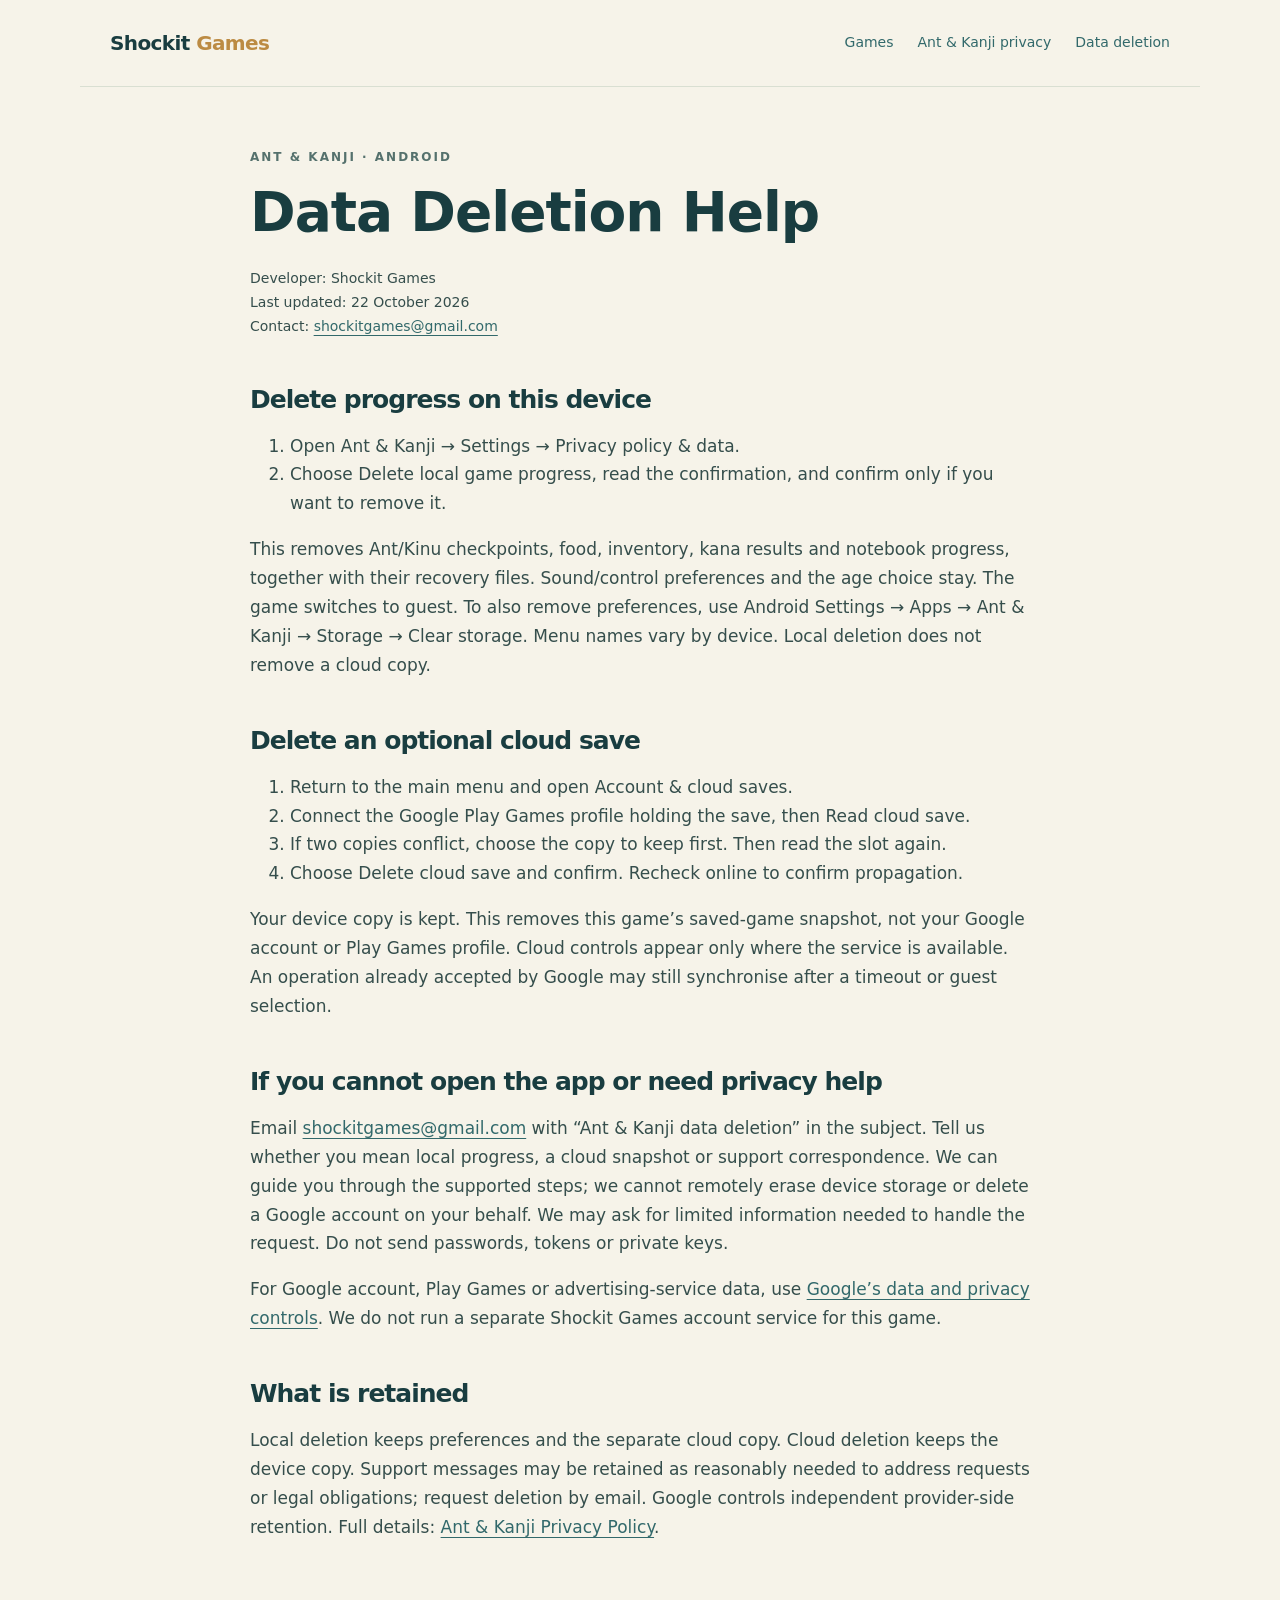
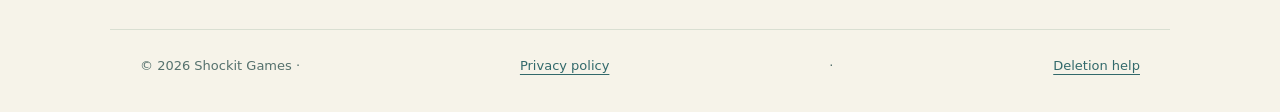
<file: ant-and-kanji-deletion.html>
<!doctype html>
<html lang="en"><head><meta charset="utf-8"><meta name="viewport" content="width=device-width, initial-scale=1"><meta name="description" content="Data Deletion Help for Ant &amp; Kanji by Shockit Games"><title>Ant &amp; Kanji Data Deletion Help — Shockit Games</title><link rel="stylesheet" href="styles.css"></head><body><a class="skip" href="#main">Skip to content</a><header><a class="brand" href="index.html">Shockit<span> Games</span></a><nav aria-label="Main navigation"><a href="index.html">Games</a><a href="ant-and-kanji-privacy.html">Ant &amp; Kanji privacy</a><a href="ant-and-kanji-deletion.html">Data deletion</a></nav></header><main id="main" class="doc"><div class="eyebrow">Ant &amp; Kanji · Android</div><h1>Data Deletion Help</h1><p class="meta">Developer: Shockit Games<br>Last updated: 22 October 2026<br>Contact: <a href="mailto:shockitgames@gmail.com">shockitgames@gmail.com</a></p><section><h2>Delete progress on this device</h2><ol><li>Open Ant &amp; Kanji → Settings → Privacy policy &amp; data.</li><li>Choose Delete local game progress, read the confirmation, and confirm only if you want to remove it.</li></ol><p>This removes Ant/Kinu checkpoints, food, inventory, kana results and notebook progress, together with their recovery files. Sound/control preferences and the age choice stay. The game switches to guest. To also remove preferences, use Android Settings → Apps → Ant &amp; Kanji → Storage → Clear storage. Menu names vary by device. Local deletion does not remove a cloud copy.</p></section>
<section><h2>Delete an optional cloud save</h2><ol><li>Return to the main menu and open Account &amp; cloud saves.</li><li>Connect the Google Play Games profile holding the save, then Read cloud save.</li><li>If two copies conflict, choose the copy to keep first. Then read the slot again.</li><li>Choose Delete cloud save and confirm. Recheck online to confirm propagation.</li></ol><p>Your device copy is kept. This removes this game’s saved-game snapshot, not your Google account or Play Games profile. Cloud controls appear only where the service is available. An operation already accepted by Google may still synchronise after a timeout or guest selection.</p></section>
<section><h2>If you cannot open the app or need privacy help</h2><p>Email <a href="mailto:shockitgames@gmail.com?subject=Ant%20%26%20Kanji%20data%20deletion">shockitgames@gmail.com</a> with “Ant &amp; Kanji data deletion” in the subject. Tell us whether you mean local progress, a cloud snapshot or support correspondence. We can guide you through the supported steps; we cannot remotely erase device storage or delete a Google account on your behalf. We may ask for limited information needed to handle the request. Do not send passwords, tokens or private keys.</p><p>For Google account, Play Games or advertising-service data, use <a href="https://myaccount.google.com/data-and-privacy">Google’s data and privacy controls</a>. We do not run a separate Shockit Games account service for this game.</p></section>
<section><h2>What is retained</h2><p>Local deletion keeps preferences and the separate cloud copy. Cloud deletion keeps the device copy. Support messages may be retained as reasonably needed to address requests or legal obligations; request deletion by email. Google controls independent provider-side retention. Full details: <a href="ant-and-kanji-privacy.html">Ant &amp; Kanji Privacy Policy</a>.</p></section></main><footer>© 2026 Shockit Games · <a href="ant-and-kanji-privacy.html">Privacy policy</a> · <a href="ant-and-kanji-deletion.html">Deletion help</a></footer></body></html>
</file>
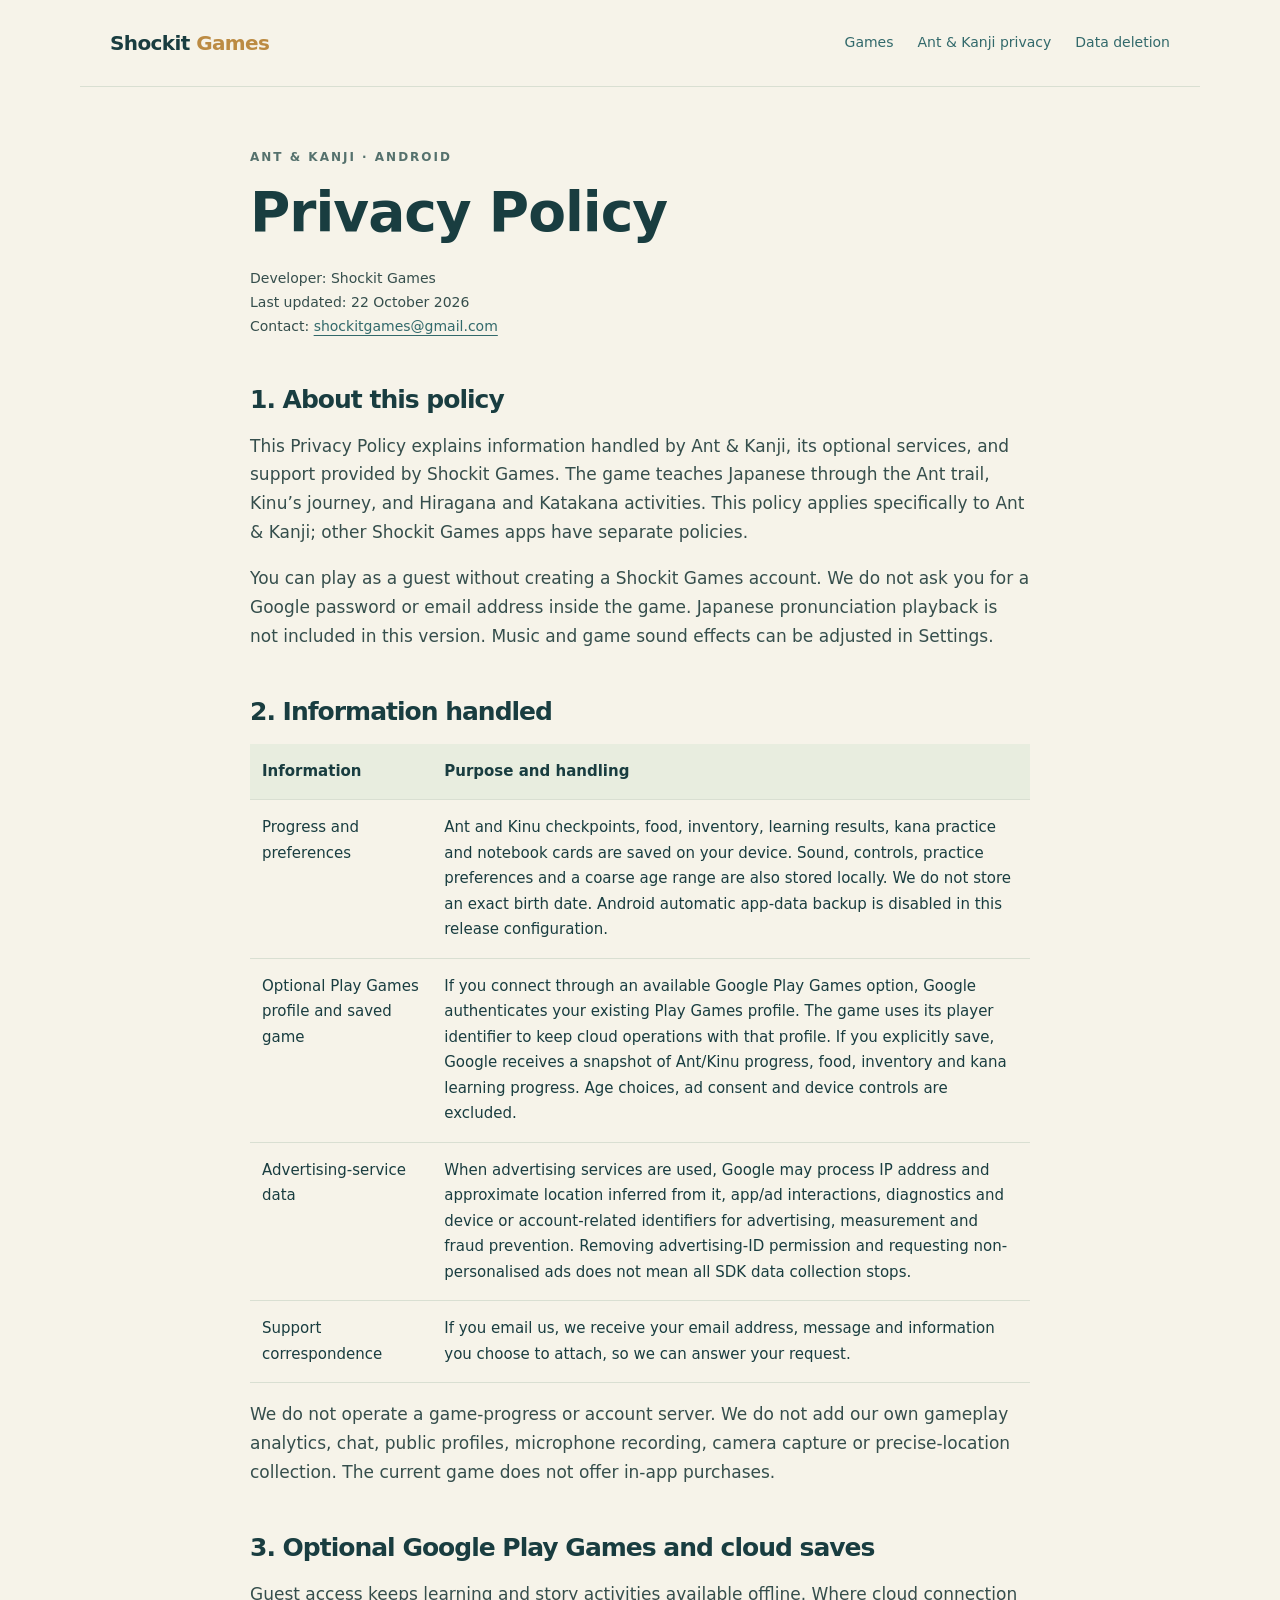
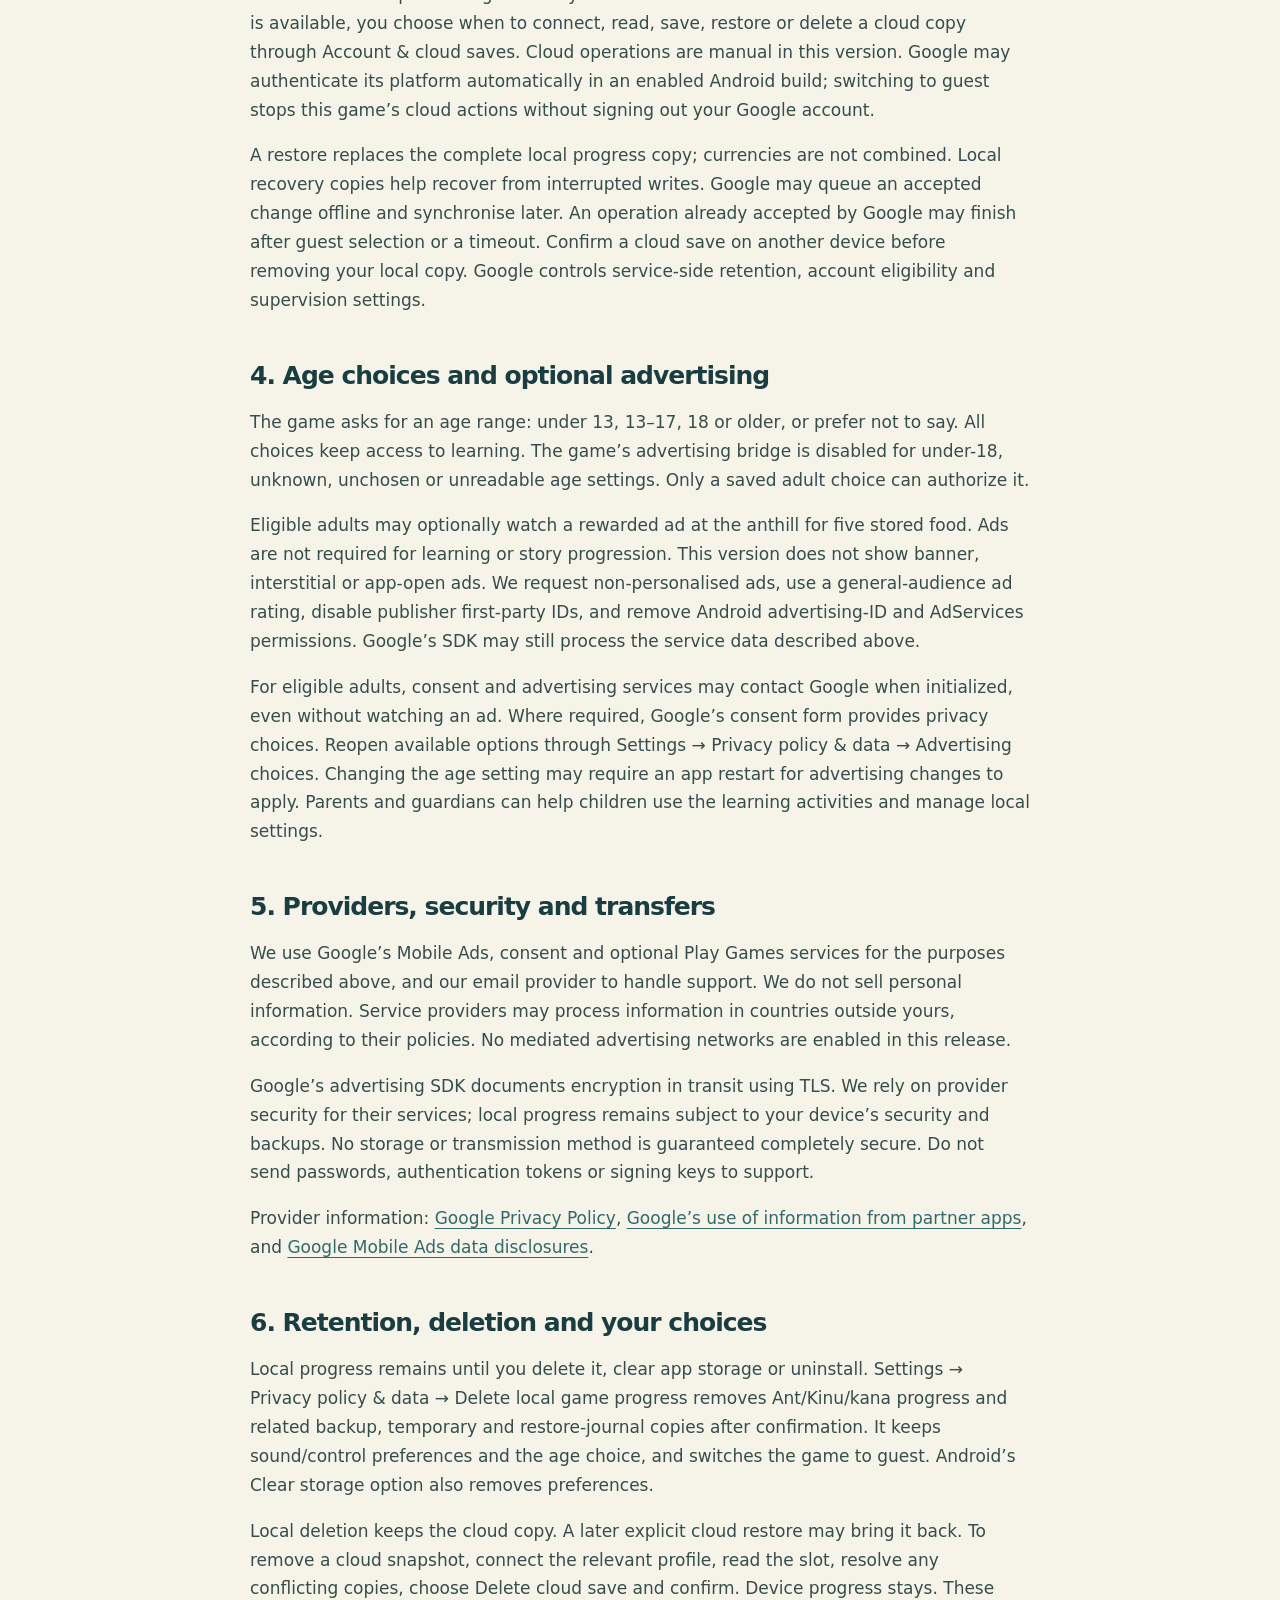
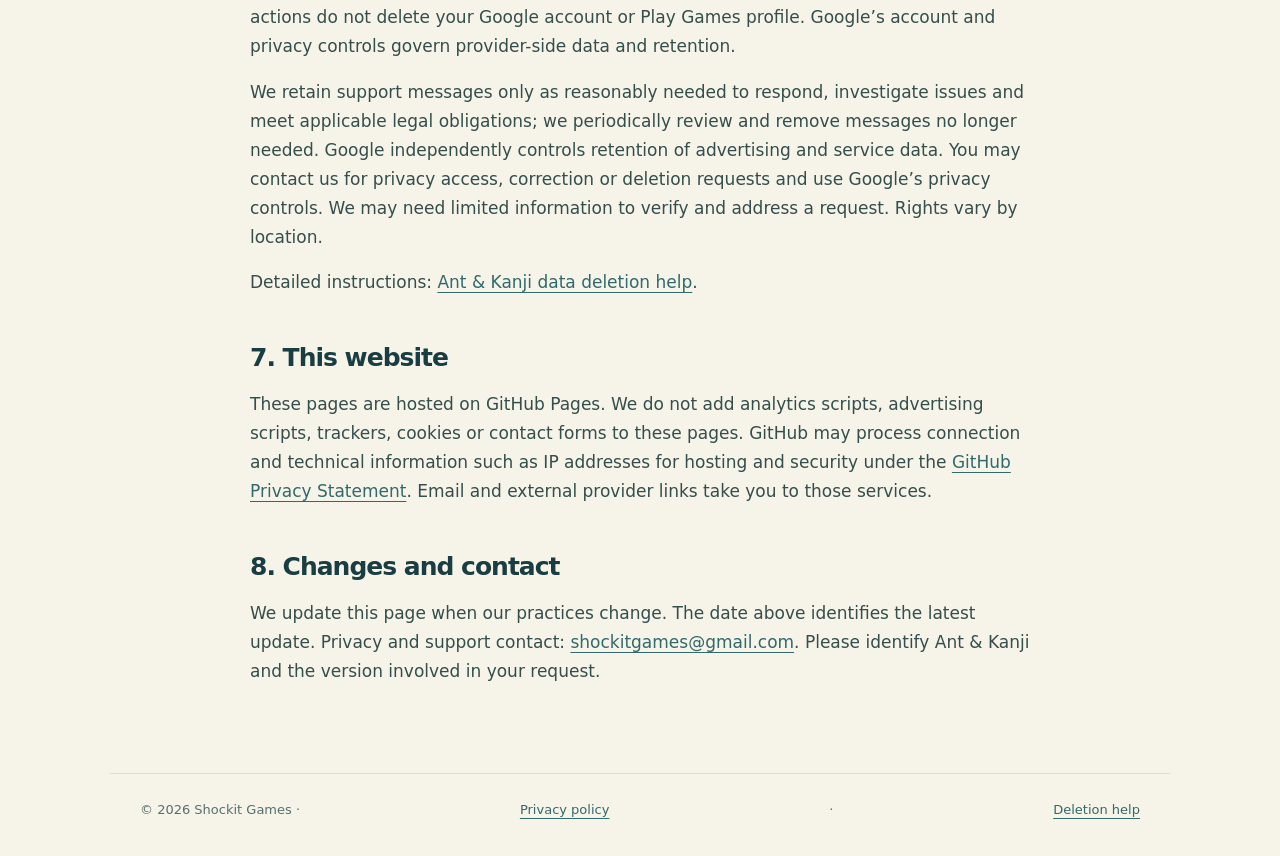
<file: ant-and-kanji-privacy.html>
<!doctype html>
<html lang="en"><head><meta charset="utf-8"><meta name="viewport" content="width=device-width, initial-scale=1"><meta name="description" content="Privacy Policy for Ant &amp; Kanji by Shockit Games"><title>Ant &amp; Kanji Privacy Policy — Shockit Games</title><link rel="stylesheet" href="styles.css"></head><body><a class="skip" href="#main">Skip to content</a><header><a class="brand" href="index.html">Shockit<span> Games</span></a><nav aria-label="Main navigation"><a href="index.html">Games</a><a href="ant-and-kanji-privacy.html">Ant &amp; Kanji privacy</a><a href="ant-and-kanji-deletion.html">Data deletion</a></nav></header><main id="main" class="doc"><div class="eyebrow">Ant &amp; Kanji · Android</div><h1>Privacy Policy</h1><p class="meta">Developer: Shockit Games<br>Last updated: 22 October 2026<br>Contact: <a href="mailto:shockitgames@gmail.com">shockitgames@gmail.com</a></p><section id="scope"><h2>1. About this policy</h2><p>This Privacy Policy explains information handled by Ant &amp; Kanji, its optional services, and support provided by Shockit Games. The game teaches Japanese through the Ant trail, Kinu’s journey, and Hiragana and Katakana activities. This policy applies specifically to Ant &amp; Kanji; other Shockit Games apps have separate policies.</p><p>You can play as a guest without creating a Shockit Games account. We do not ask you for a Google password or email address inside the game. Japanese pronunciation playback is not included in this version. Music and game sound effects can be adjusted in Settings.</p></section>
<section id="data"><h2>2. Information handled</h2><div class="table-wrap"><table><thead><tr><th scope="col">Information</th><th scope="col">Purpose and handling</th></tr></thead><tbody><tr><td>Progress and preferences</td><td>Ant and Kinu checkpoints, food, inventory, learning results, kana practice and notebook cards are saved on your device. Sound, controls, practice preferences and a coarse age range are also stored locally. We do not store an exact birth date. Android automatic app-data backup is disabled in this release configuration.</td></tr><tr><td>Optional Play Games profile and saved game</td><td>If you connect through an available Google Play Games option, Google authenticates your existing Play Games profile. The game uses its player identifier to keep cloud operations with that profile. If you explicitly save, Google receives a snapshot of Ant/Kinu progress, food, inventory and kana learning progress. Age choices, ad consent and device controls are excluded.</td></tr><tr><td>Advertising-service data</td><td>When advertising services are used, Google may process IP address and approximate location inferred from it, app/ad interactions, diagnostics and device or account-related identifiers for advertising, measurement and fraud prevention. Removing advertising-ID permission and requesting non-personalised ads does not mean all SDK data collection stops.</td></tr><tr><td>Support correspondence</td><td>If you email us, we receive your email address, message and information you choose to attach, so we can answer your request.</td></tr></tbody></table></div><p>We do not operate a game-progress or account server. We do not add our own gameplay analytics, chat, public profiles, microphone recording, camera capture or precise-location collection. The current game does not offer in-app purchases.</p></section>
<section id="cloud"><h2>3. Optional Google Play Games and cloud saves</h2><p>Guest access keeps learning and story activities available offline. Where cloud connection is available, you choose when to connect, read, save, restore or delete a cloud copy through Account &amp; cloud saves. Cloud operations are manual in this version. Google may authenticate its platform automatically in an enabled Android build; switching to guest stops this game’s cloud actions without signing out your Google account.</p><p>A restore replaces the complete local progress copy; currencies are not combined. Local recovery copies help recover from interrupted writes. Google may queue an accepted change offline and synchronise later. An operation already accepted by Google may finish after guest selection or a timeout. Confirm a cloud save on another device before removing your local copy. Google controls service-side retention, account eligibility and supervision settings.</p></section>
<section id="ads"><h2>4. Age choices and optional advertising</h2><p>The game asks for an age range: under 13, 13–17, 18 or older, or prefer not to say. All choices keep access to learning. The game’s advertising bridge is disabled for under-18, unknown, unchosen or unreadable age settings. Only a saved adult choice can authorize it.</p><p>Eligible adults may optionally watch a rewarded ad at the anthill for five stored food. Ads are not required for learning or story progression. This version does not show banner, interstitial or app-open ads. We request non-personalised ads, use a general-audience ad rating, disable publisher first-party IDs, and remove Android advertising-ID and AdServices permissions. Google’s SDK may still process the service data described above.</p><p>For eligible adults, consent and advertising services may contact Google when initialized, even without watching an ad. Where required, Google’s consent form provides privacy choices. Reopen available options through Settings → Privacy policy &amp; data → Advertising choices. Changing the age setting may require an app restart for advertising changes to apply. Parents and guardians can help children use the learning activities and manage local settings.</p></section>
<section id="sharing"><h2>5. Providers, security and transfers</h2><p>We use Google’s Mobile Ads, consent and optional Play Games services for the purposes described above, and our email provider to handle support. We do not sell personal information. Service providers may process information in countries outside yours, according to their policies. No mediated advertising networks are enabled in this release.</p><p>Google’s advertising SDK documents encryption in transit using TLS. We rely on provider security for their services; local progress remains subject to your device’s security and backups. No storage or transmission method is guaranteed completely secure. Do not send passwords, authentication tokens or signing keys to support.</p><p>Provider information: <a href="https://policies.google.com/privacy">Google Privacy Policy</a>, <a href="https://policies.google.com/technologies/partner-sites">Google’s use of information from partner apps</a>, and <a href="https://developers.google.com/admob/android/privacy/play-data-disclosure">Google Mobile Ads data disclosures</a>.</p></section>
<section id="retention"><h2>6. Retention, deletion and your choices</h2><p>Local progress remains until you delete it, clear app storage or uninstall. Settings → Privacy policy &amp; data → Delete local game progress removes Ant/Kinu/kana progress and related backup, temporary and restore-journal copies after confirmation. It keeps sound/control preferences and the age choice, and switches the game to guest. Android’s Clear storage option also removes preferences.</p><p>Local deletion keeps the cloud copy. A later explicit cloud restore may bring it back. To remove a cloud snapshot, connect the relevant profile, read the slot, resolve any conflicting copies, choose Delete cloud save and confirm. Device progress stays. These actions do not delete your Google account or Play Games profile. Google’s account and privacy controls govern provider-side data and retention.</p><p>We retain support messages only as reasonably needed to respond, investigate issues and meet applicable legal obligations; we periodically review and remove messages no longer needed. Google independently controls retention of advertising and service data. You may contact us for privacy access, correction or deletion requests and use Google’s privacy controls. We may need limited information to verify and address a request. Rights vary by location.</p><p>Detailed instructions: <a href="ant-and-kanji-deletion.html">Ant &amp; Kanji data deletion help</a>.</p></section>
<section id="website"><h2>7. This website</h2><p>These pages are hosted on GitHub Pages. We do not add analytics scripts, advertising scripts, trackers, cookies or contact forms to these pages. GitHub may process connection and technical information such as IP addresses for hosting and security under the <a href="https://docs.github.com/en/site-policy/privacy-policies/github-general-privacy-statement">GitHub Privacy Statement</a>. Email and external provider links take you to those services.</p></section>
<section id="contact"><h2>8. Changes and contact</h2><p>We update this page when our practices change. The date above identifies the latest update. Privacy and support contact: <a href="mailto:shockitgames@gmail.com?subject=Ant%20%26%20Kanji%20privacy">shockitgames@gmail.com</a>. Please identify Ant &amp; Kanji and the version involved in your request.</p></section></main><footer>© 2026 Shockit Games · <a href="ant-and-kanji-privacy.html">Privacy policy</a> · <a href="ant-and-kanji-deletion.html">Deletion help</a></footer></body></html>
</file>
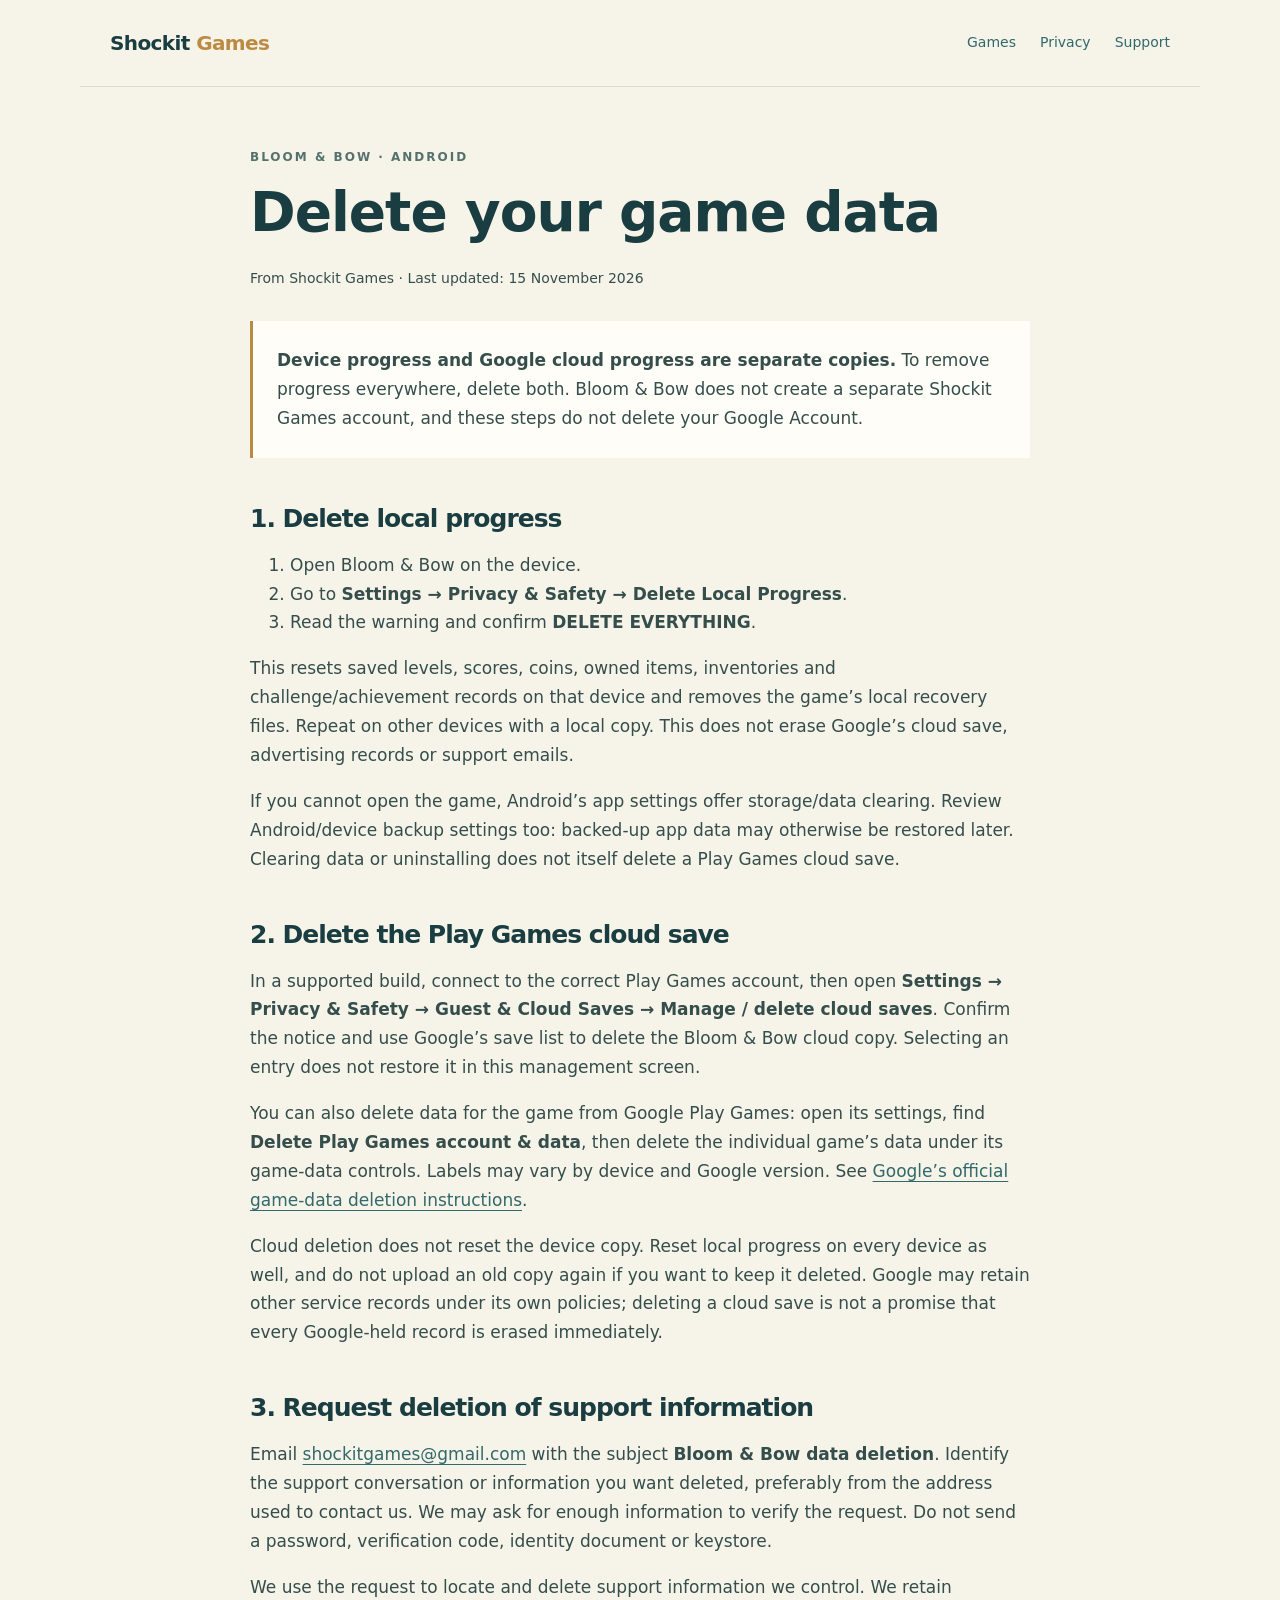
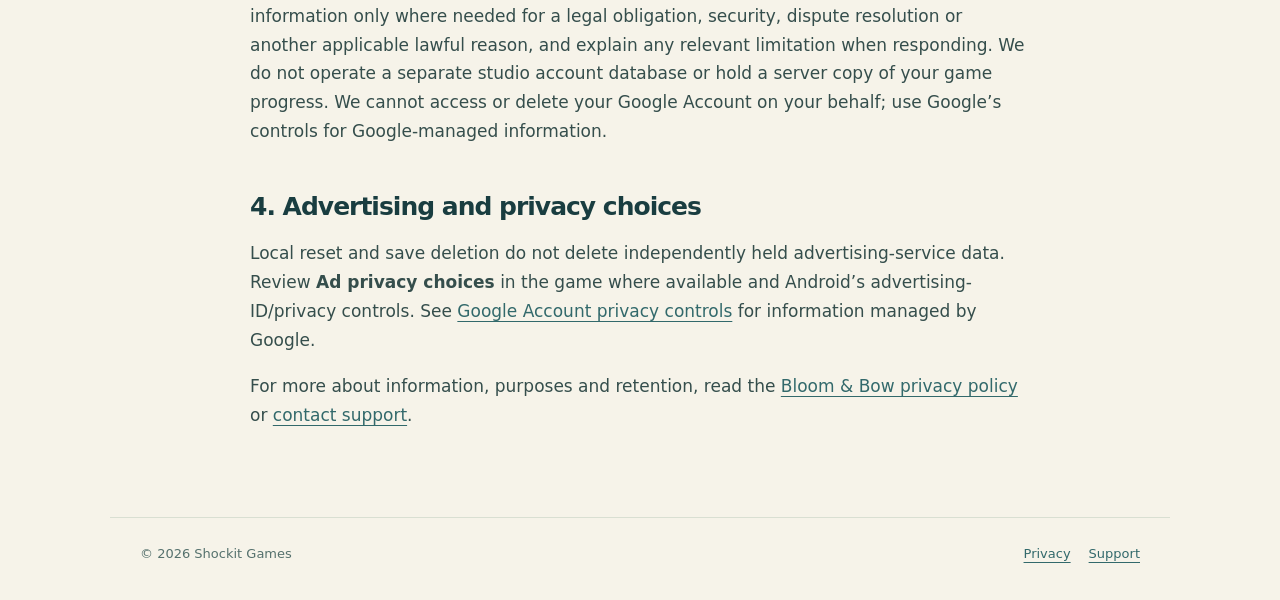
<file: bloom-and-bow-deletion.html>
<!doctype html>
<html lang="en"><head><meta charset="utf-8"><meta name="viewport" content="width=device-width, initial-scale=1"><meta name="description" content="How to delete Bloom & Bow local progress, Google Play Games cloud saves and support information."><title>Bloom &amp; Bow — Delete game data | Shockit Games</title><link rel="stylesheet" href="styles.css"></head><body><a class="skip" href="#main">Skip to content</a><header><a class="brand" href="index.html">Shockit<span> Games</span></a><nav aria-label="Main navigation"><a href="index.html#games">Games</a><a href="bloom-and-bow-privacy.html">Privacy</a><a href="support.html">Support</a></nav></header><main id="main" class="doc"><div class="eyebrow">Bloom &amp; Bow · Android</div><h1>Delete your game data</h1><p class="meta">From Shockit Games · Last updated: 15 November 2026</p><div class="summary"><p><strong>Device progress and Google cloud progress are separate copies.</strong> To remove progress everywhere, delete both. Bloom &amp; Bow does not create a separate Shockit Games account, and these steps do not delete your Google Account.</p></div>
<section><h2>1. Delete local progress</h2><ol><li>Open Bloom &amp; Bow on the device.</li><li>Go to <strong>Settings → Privacy &amp; Safety → Delete Local Progress</strong>.</li><li>Read the warning and confirm <strong>DELETE EVERYTHING</strong>.</li></ol><p>This resets saved levels, scores, coins, owned items, inventories and challenge/achievement records on that device and removes the game’s local recovery files. Repeat on other devices with a local copy. This does not erase Google’s cloud save, advertising records or support emails.</p><p>If you cannot open the game, Android’s app settings offer storage/data clearing. Review Android/device backup settings too: backed-up app data may otherwise be restored later. Clearing data or uninstalling does not itself delete a Play Games cloud save.</p></section>
<section><h2>2. Delete the Play Games cloud save</h2><p>In a supported build, connect to the correct Play Games account, then open <strong>Settings → Privacy &amp; Safety → Guest &amp; Cloud Saves → Manage / delete cloud saves</strong>. Confirm the notice and use Google’s save list to delete the Bloom &amp; Bow cloud copy. Selecting an entry does not restore it in this management screen.</p><p>You can also delete data for the game from Google Play Games: open its settings, find <strong>Delete Play Games account &amp; data</strong>, then delete the individual game’s data under its game-data controls. Labels may vary by device and Google version. See <a href="https://support.google.com/googleplay/answer/9130646">Google’s official game-data deletion instructions</a>.</p><p>Cloud deletion does not reset the device copy. Reset local progress on every device as well, and do not upload an old copy again if you want to keep it deleted. Google may retain other service records under its own policies; deleting a cloud save is not a promise that every Google-held record is erased immediately.</p></section>
<section><h2>3. Request deletion of support information</h2><p>Email <a class="email" href="mailto:shockitgames@gmail.com?subject=Bloom%20%26%20Bow%20data%20deletion">shockitgames@gmail.com</a> with the subject <strong>Bloom &amp; Bow data deletion</strong>. Identify the support conversation or information you want deleted, preferably from the address used to contact us. We may ask for enough information to verify the request. Do not send a password, verification code, identity document or keystore.</p><p>We use the request to locate and delete support information we control. We retain information only where needed for a legal obligation, security, dispute resolution or another applicable lawful reason, and explain any relevant limitation when responding. We do not operate a separate studio account database or hold a server copy of your game progress. We cannot access or delete your Google Account on your behalf; use Google’s controls for Google-managed information.</p></section>
<section><h2>4. Advertising and privacy choices</h2><p>Local reset and save deletion do not delete independently held advertising-service data. Review <strong>Ad privacy choices</strong> in the game where available and Android’s advertising-ID/privacy controls. See <a href="https://myaccount.google.com/data-and-privacy">Google Account privacy controls</a> for information managed by Google.</p></section><p>For more about information, purposes and retention, read the <a href="bloom-and-bow-privacy.html">Bloom &amp; Bow privacy policy</a> or <a href="support.html">contact support</a>.</p></main><footer><span>© 2026 Shockit Games</span><div class="footer-links"><a href="bloom-and-bow-privacy.html">Privacy</a><a href="support.html">Support</a></div></footer></body></html>
</file>
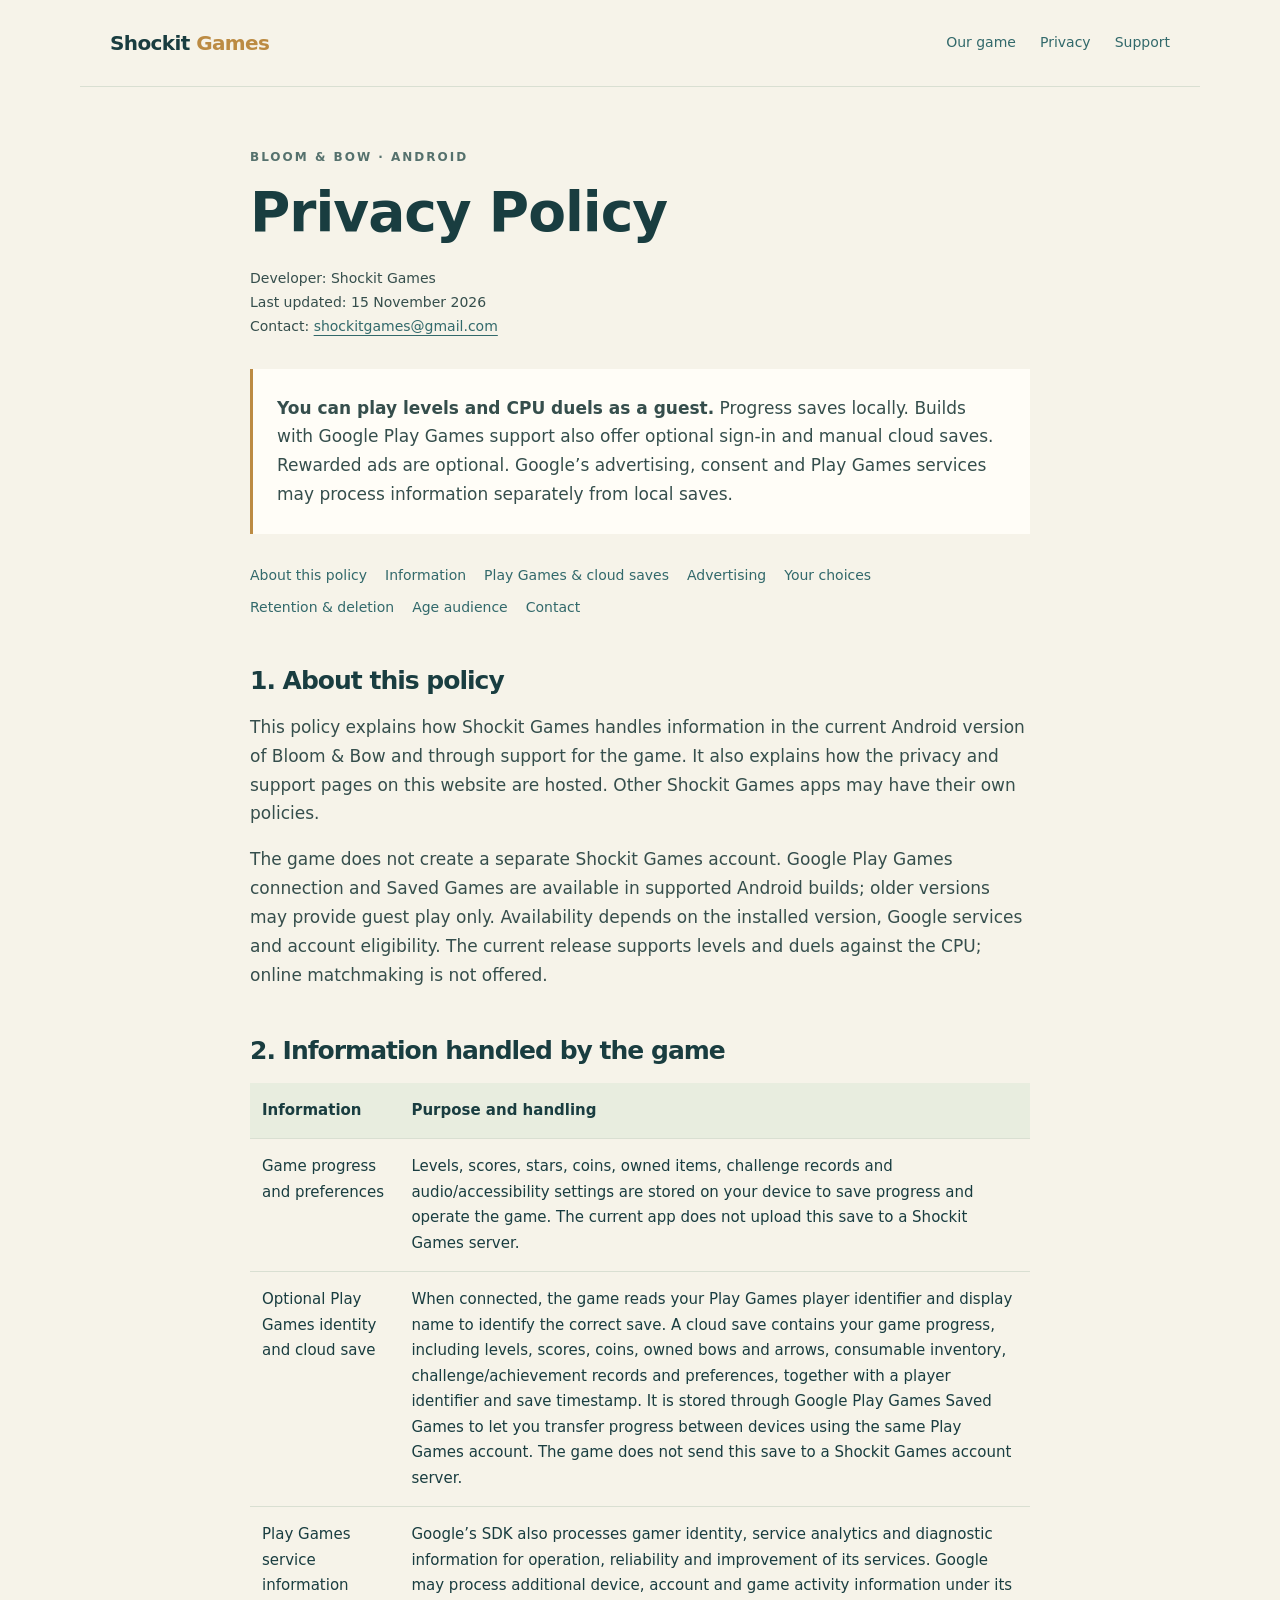
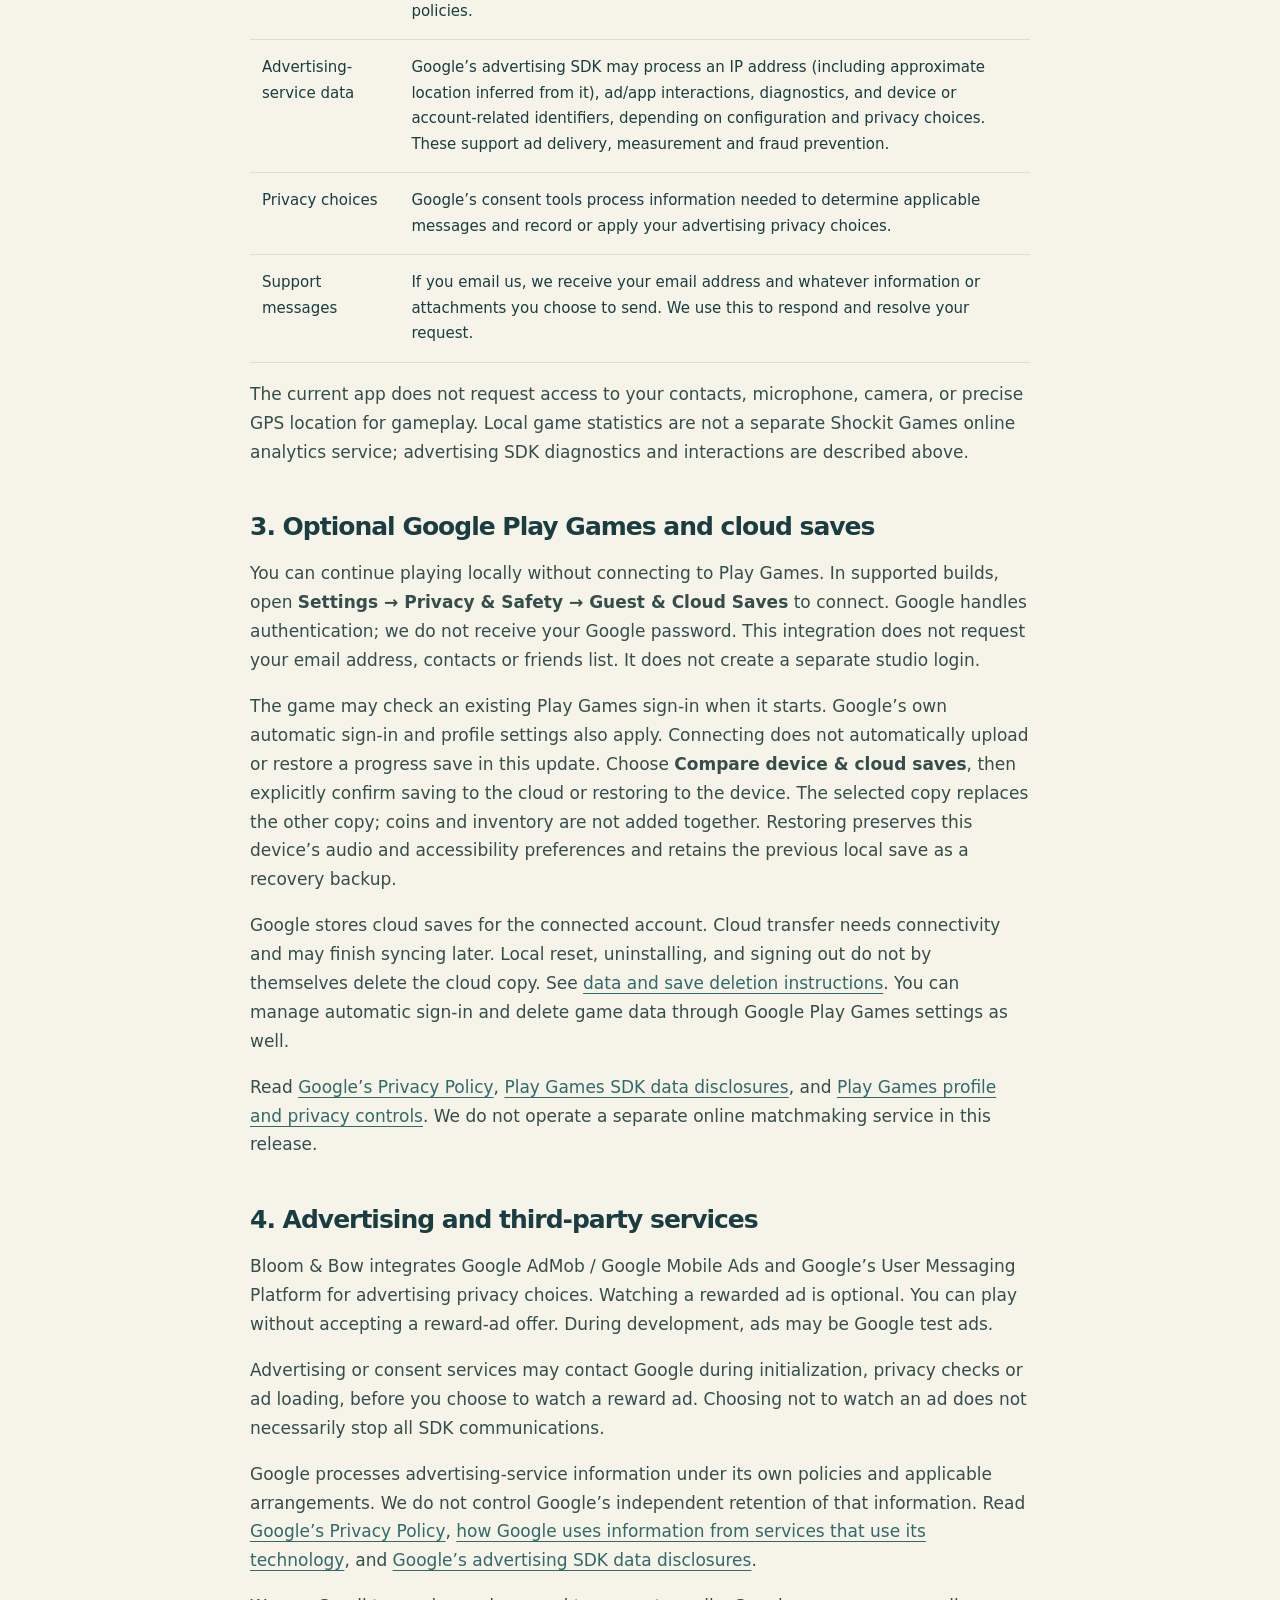
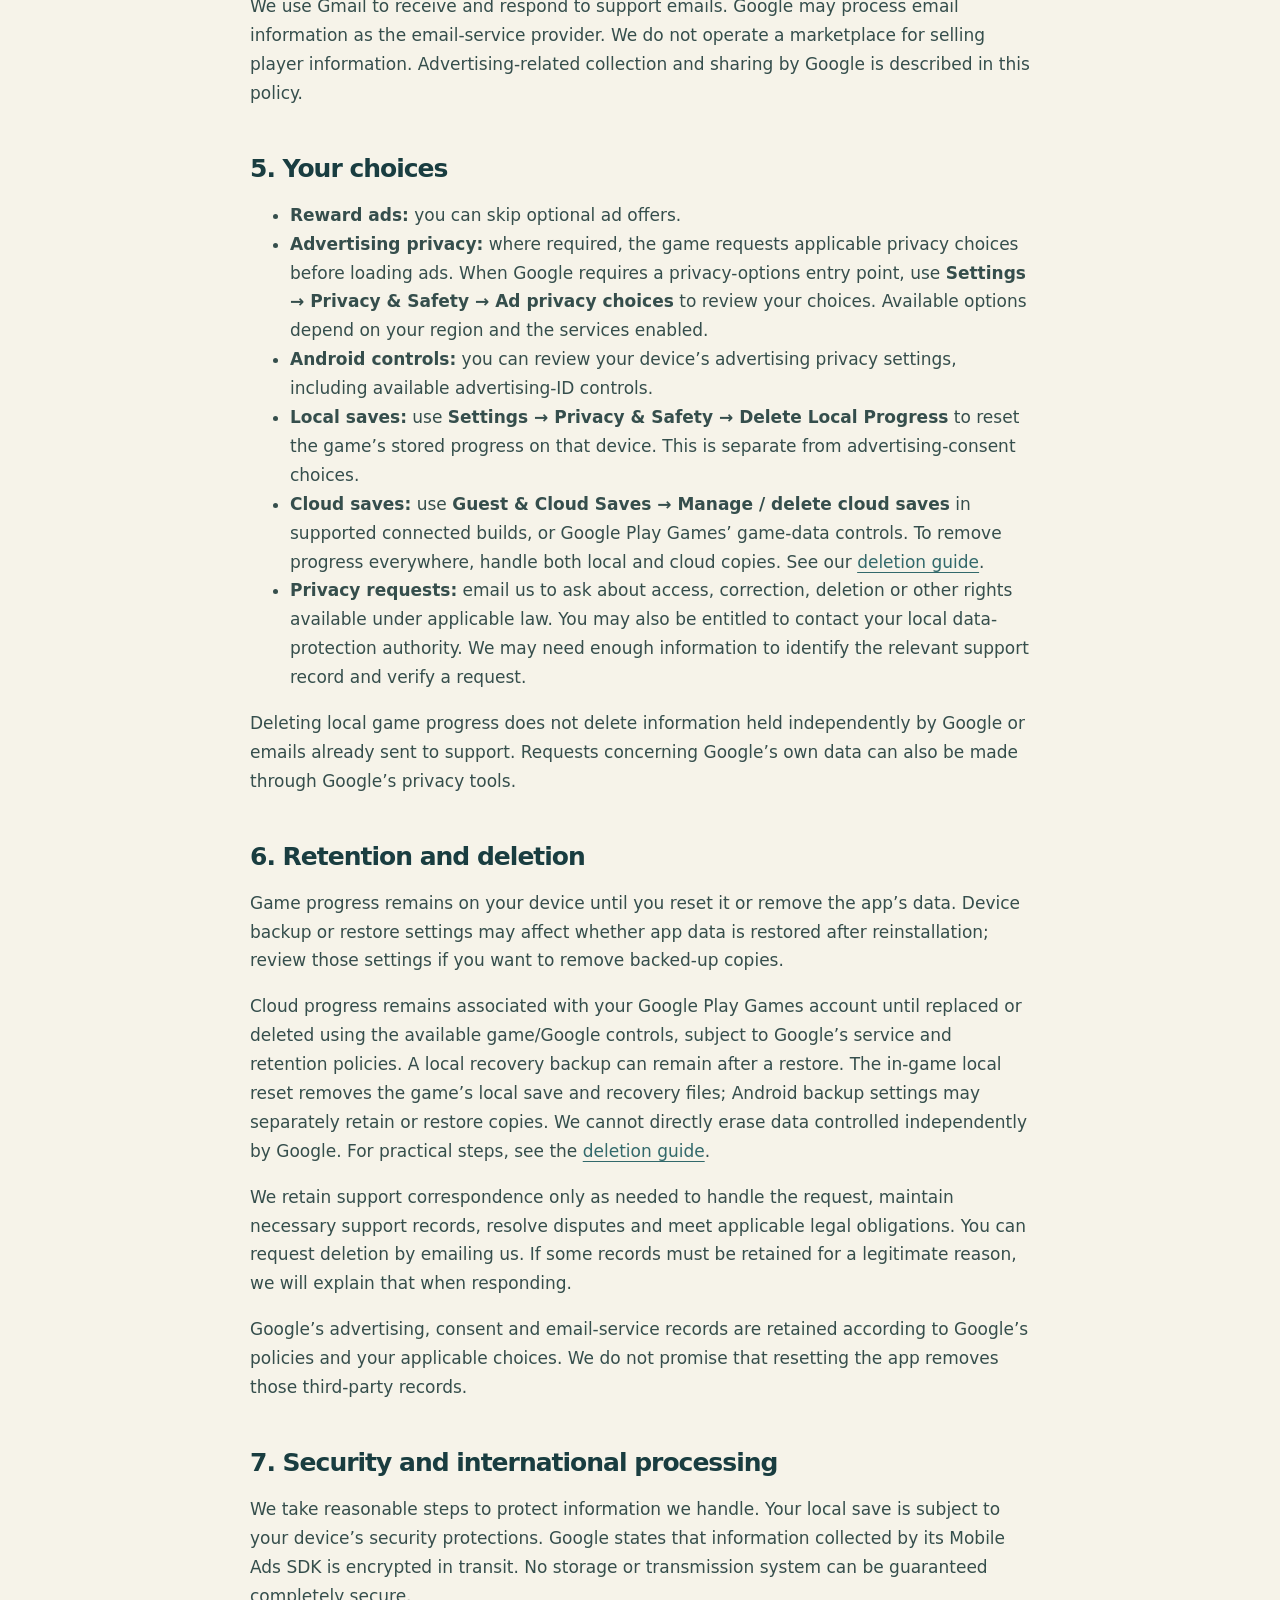
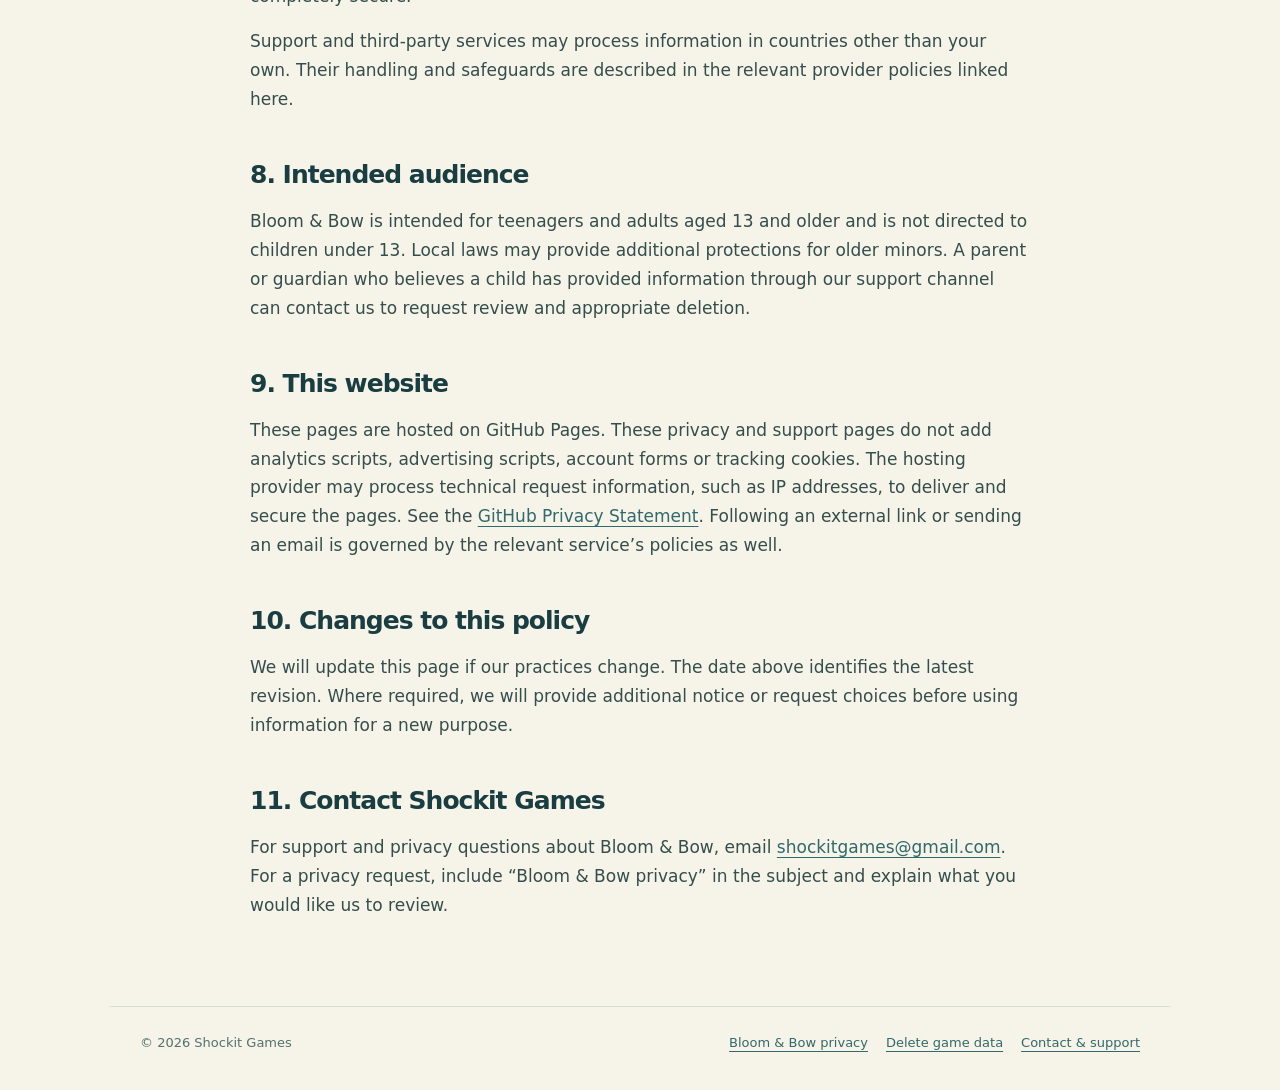
<file: bloom-and-bow-privacy.html>
<!doctype html>
<html lang="en"><head><meta charset="utf-8"><meta name="viewport" content="width=device-width, initial-scale=1"><meta name="description" content="Privacy policy for Bloom & Bow by Shockit Games. Learn about guest play, optional Google Play Games cloud saves, rewarded ads, deletion choices and support."><meta name="color-scheme" content="light"><title>Bloom & Bow Privacy Policy — Shockit Games</title><link rel="stylesheet" href="styles.css"></head>
<body><a class="skip" href="#main">Skip to content</a><header><a class="brand" href="index.html">Shockit<span> Games</span></a><nav aria-label="Main navigation"><a href="index.html#games">Our game</a><a href="bloom-and-bow-privacy.html">Privacy</a><a href="support.html">Support</a></nav></header><main id="main" class="doc"><div class="eyebrow">Bloom &amp; Bow · Android</div><h1>Privacy Policy</h1><p class="meta">Developer: Shockit Games<br>Last updated: 15 November 2026<br>Contact: <a class="email" href="mailto:shockitgames@gmail.com">shockitgames@gmail.com</a></p>
<div class="summary"><p><strong>You can play levels and CPU duels as a guest.</strong> Progress saves locally. Builds with Google Play Games support also offer optional sign-in and manual cloud saves. Rewarded ads are optional. Google’s advertising, consent and Play Games services may process information separately from local saves.</p></div>
<nav class="toc" aria-label="Privacy policy contents"><a href="#scope">About this policy</a><a href="#data">Information</a><a href="#play-games">Play Games &amp; cloud saves</a><a href="#ads">Advertising</a><a href="#choices">Your choices</a><a href="#retention">Retention &amp; deletion</a><a href="#children">Age audience</a><a href="#contact">Contact</a></nav>
<section id="scope"><h2>1. About this policy</h2><p>This policy explains how Shockit Games handles information in the current Android version of Bloom &amp; Bow and through support for the game. It also explains how the privacy and support pages on this website are hosted. Other Shockit Games apps may have their own policies.</p><p>The game does not create a separate Shockit Games account. Google Play Games connection and Saved Games are available in supported Android builds; older versions may provide guest play only. Availability depends on the installed version, Google services and account eligibility. The current release supports levels and duels against the CPU; online matchmaking is not offered.</p></section>
<section id="data"><h2>2. Information handled by the game</h2><div class="table-wrap"><table><thead><tr><th scope="col">Information</th><th scope="col">Purpose and handling</th></tr></thead><tbody><tr><td>Game progress and preferences</td><td>Levels, scores, stars, coins, owned items, challenge records and audio/accessibility settings are stored on your device to save progress and operate the game. The current app does not upload this save to a Shockit Games server.</td></tr><tr><td>Optional Play Games identity and cloud save</td><td>When connected, the game reads your Play Games player identifier and display name to identify the correct save. A cloud save contains your game progress, including levels, scores, coins, owned bows and arrows, consumable inventory, challenge/achievement records and preferences, together with a player identifier and save timestamp. It is stored through Google Play Games Saved Games to let you transfer progress between devices using the same Play Games account. The game does not send this save to a Shockit Games account server.</td></tr><tr><td>Play Games service information</td><td>Google’s SDK also processes gamer identity, service analytics and diagnostic information for operation, reliability and improvement of its services. Google may process additional device, account and game activity information under its policies.</td></tr><tr><td>Advertising-service data</td><td>Google’s advertising SDK may process an IP address (including approximate location inferred from it), ad/app interactions, diagnostics, and device or account-related identifiers, depending on configuration and privacy choices. These support ad delivery, measurement and fraud prevention.</td></tr><tr><td>Privacy choices</td><td>Google’s consent tools process information needed to determine applicable messages and record or apply your advertising privacy choices.</td></tr><tr><td>Support messages</td><td>If you email us, we receive your email address and whatever information or attachments you choose to send. We use this to respond and resolve your request.</td></tr></tbody></table></div><p>The current app does not request access to your contacts, microphone, camera, or precise GPS location for gameplay. Local game statistics are not a separate Shockit Games online analytics service; advertising SDK diagnostics and interactions are described above.</p></section>
<section id="play-games"><h2>3. Optional Google Play Games and cloud saves</h2><p>You can continue playing locally without connecting to Play Games. In supported builds, open <strong>Settings → Privacy &amp; Safety → Guest &amp; Cloud Saves</strong> to connect. Google handles authentication; we do not receive your Google password. This integration does not request your email address, contacts or friends list. It does not create a separate studio login.</p><p>The game may check an existing Play Games sign-in when it starts. Google’s own automatic sign-in and profile settings also apply. Connecting does not automatically upload or restore a progress save in this update. Choose <strong>Compare device &amp; cloud saves</strong>, then explicitly confirm saving to the cloud or restoring to the device. The selected copy replaces the other copy; coins and inventory are not added together. Restoring preserves this device’s audio and accessibility preferences and retains the previous local save as a recovery backup.</p><p>Google stores cloud saves for the connected account. Cloud transfer needs connectivity and may finish syncing later. Local reset, uninstalling, and signing out do not by themselves delete the cloud copy. See <a href="bloom-and-bow-deletion.html">data and save deletion instructions</a>. You can manage automatic sign-in and delete game data through Google Play Games settings as well.</p><p>Read <a href="https://policies.google.com/privacy">Google’s Privacy Policy</a>, <a href="https://developer.android.com/games/pgs/data-collection">Play Games SDK data disclosures</a>, and <a href="https://support.google.com/googleplay/answer/3129346">Play Games profile and privacy controls</a>. We do not operate a separate online matchmaking service in this release.</p></section><section id="ads"><h2>4. Advertising and third-party services</h2><p>Bloom &amp; Bow integrates Google AdMob / Google Mobile Ads and Google’s User Messaging Platform for advertising privacy choices. Watching a rewarded ad is optional. You can play without accepting a reward-ad offer. During development, ads may be Google test ads.</p><p>Advertising or consent services may contact Google during initialization, privacy checks or ad loading, before you choose to watch a reward ad. Choosing not to watch an ad does not necessarily stop all SDK communications.</p><p>Google processes advertising-service information under its own policies and applicable arrangements. We do not control Google’s independent retention of that information. Read <a href="https://policies.google.com/privacy">Google’s Privacy Policy</a>, <a href="https://policies.google.com/technologies/partner-sites">how Google uses information from services that use its technology</a>, and <a href="https://developers.google.com/admob/android/privacy/play-data-disclosure">Google’s advertising SDK data disclosures</a>.</p><p>We use Gmail to receive and respond to support emails. Google may process email information as the email-service provider. We do not operate a marketplace for selling player information. Advertising-related collection and sharing by Google is described in this policy.</p></section>
<section id="choices"><h2>5. Your choices</h2><ul><li><strong>Reward ads:</strong> you can skip optional ad offers.</li><li><strong>Advertising privacy:</strong> where required, the game requests applicable privacy choices before loading ads. When Google requires a privacy-options entry point, use <strong>Settings → Privacy &amp; Safety → Ad privacy choices</strong> to review your choices. Available options depend on your region and the services enabled.</li><li><strong>Android controls:</strong> you can review your device’s advertising privacy settings, including available advertising-ID controls.</li><li><strong>Local saves:</strong> use <strong>Settings → Privacy &amp; Safety → Delete Local Progress</strong> to reset the game’s stored progress on that device. This is separate from advertising-consent choices.</li><li><strong>Cloud saves:</strong> use <strong>Guest &amp; Cloud Saves → Manage / delete cloud saves</strong> in supported connected builds, or Google Play Games’ game-data controls. To remove progress everywhere, handle both local and cloud copies. See our <a href="bloom-and-bow-deletion.html">deletion guide</a>.</li><li><strong>Privacy requests:</strong> email us to ask about access, correction, deletion or other rights available under applicable law. You may also be entitled to contact your local data-protection authority. We may need enough information to identify the relevant support record and verify a request.</li></ul><p>Deleting local game progress does not delete information held independently by Google or emails already sent to support. Requests concerning Google’s own data can also be made through Google’s privacy tools.</p></section>
<section id="retention"><h2>6. Retention and deletion</h2><p>Game progress remains on your device until you reset it or remove the app’s data. Device backup or restore settings may affect whether app data is restored after reinstallation; review those settings if you want to remove backed-up copies.</p><p>Cloud progress remains associated with your Google Play Games account until replaced or deleted using the available game/Google controls, subject to Google’s service and retention policies. A local recovery backup can remain after a restore. The in-game local reset removes the game’s local save and recovery files; Android backup settings may separately retain or restore copies. We cannot directly erase data controlled independently by Google. For practical steps, see the <a href="bloom-and-bow-deletion.html">deletion guide</a>.</p><p>We retain support correspondence only as needed to handle the request, maintain necessary support records, resolve disputes and meet applicable legal obligations. You can request deletion by emailing us. If some records must be retained for a legitimate reason, we will explain that when responding.</p><p>Google’s advertising, consent and email-service records are retained according to Google’s policies and your applicable choices. We do not promise that resetting the app removes those third-party records.</p></section>
<section><h2>7. Security and international processing</h2><p>We take reasonable steps to protect information we handle. Your local save is subject to your device’s security protections. Google states that information collected by its Mobile Ads SDK is encrypted in transit. No storage or transmission system can be guaranteed completely secure.</p><p>Support and third-party services may process information in countries other than your own. Their handling and safeguards are described in the relevant provider policies linked here.</p></section>
<section id="children"><h2>8. Intended audience</h2><p>Bloom &amp; Bow is intended for teenagers and adults aged 13 and older and is not directed to children under 13. Local laws may provide additional protections for older minors. A parent or guardian who believes a child has provided information through our support channel can contact us to request review and appropriate deletion.</p></section>
<section><h2>9. This website</h2><p>These pages are hosted on GitHub Pages. These privacy and support pages do not add analytics scripts, advertising scripts, account forms or tracking cookies. The hosting provider may process technical request information, such as IP addresses, to deliver and secure the pages. See the <a href="https://docs.github.com/en/site-policy/privacy-policies/github-general-privacy-statement">GitHub Privacy Statement</a>. Following an external link or sending an email is governed by the relevant service’s policies as well.</p></section>
<section><h2>10. Changes to this policy</h2><p>We will update this page if our practices change. The date above identifies the latest revision. Where required, we will provide additional notice or request choices before using information for a new purpose.</p></section>
<section id="contact"><h2>11. Contact Shockit Games</h2><p>For support and privacy questions about Bloom &amp; Bow, email <a class="email" href="mailto:shockitgames@gmail.com">shockitgames@gmail.com</a>. For a privacy request, include “Bloom &amp; Bow privacy” in the subject and explain what you would like us to review.</p></section></main><footer><span>© 2026 Shockit Games</span><div class="footer-links"><a href="bloom-and-bow-privacy.html">Bloom &amp; Bow privacy</a><a href="bloom-and-bow-deletion.html">Delete game data</a><a href="support.html">Contact &amp; support</a></div></footer></body></html>
</file>
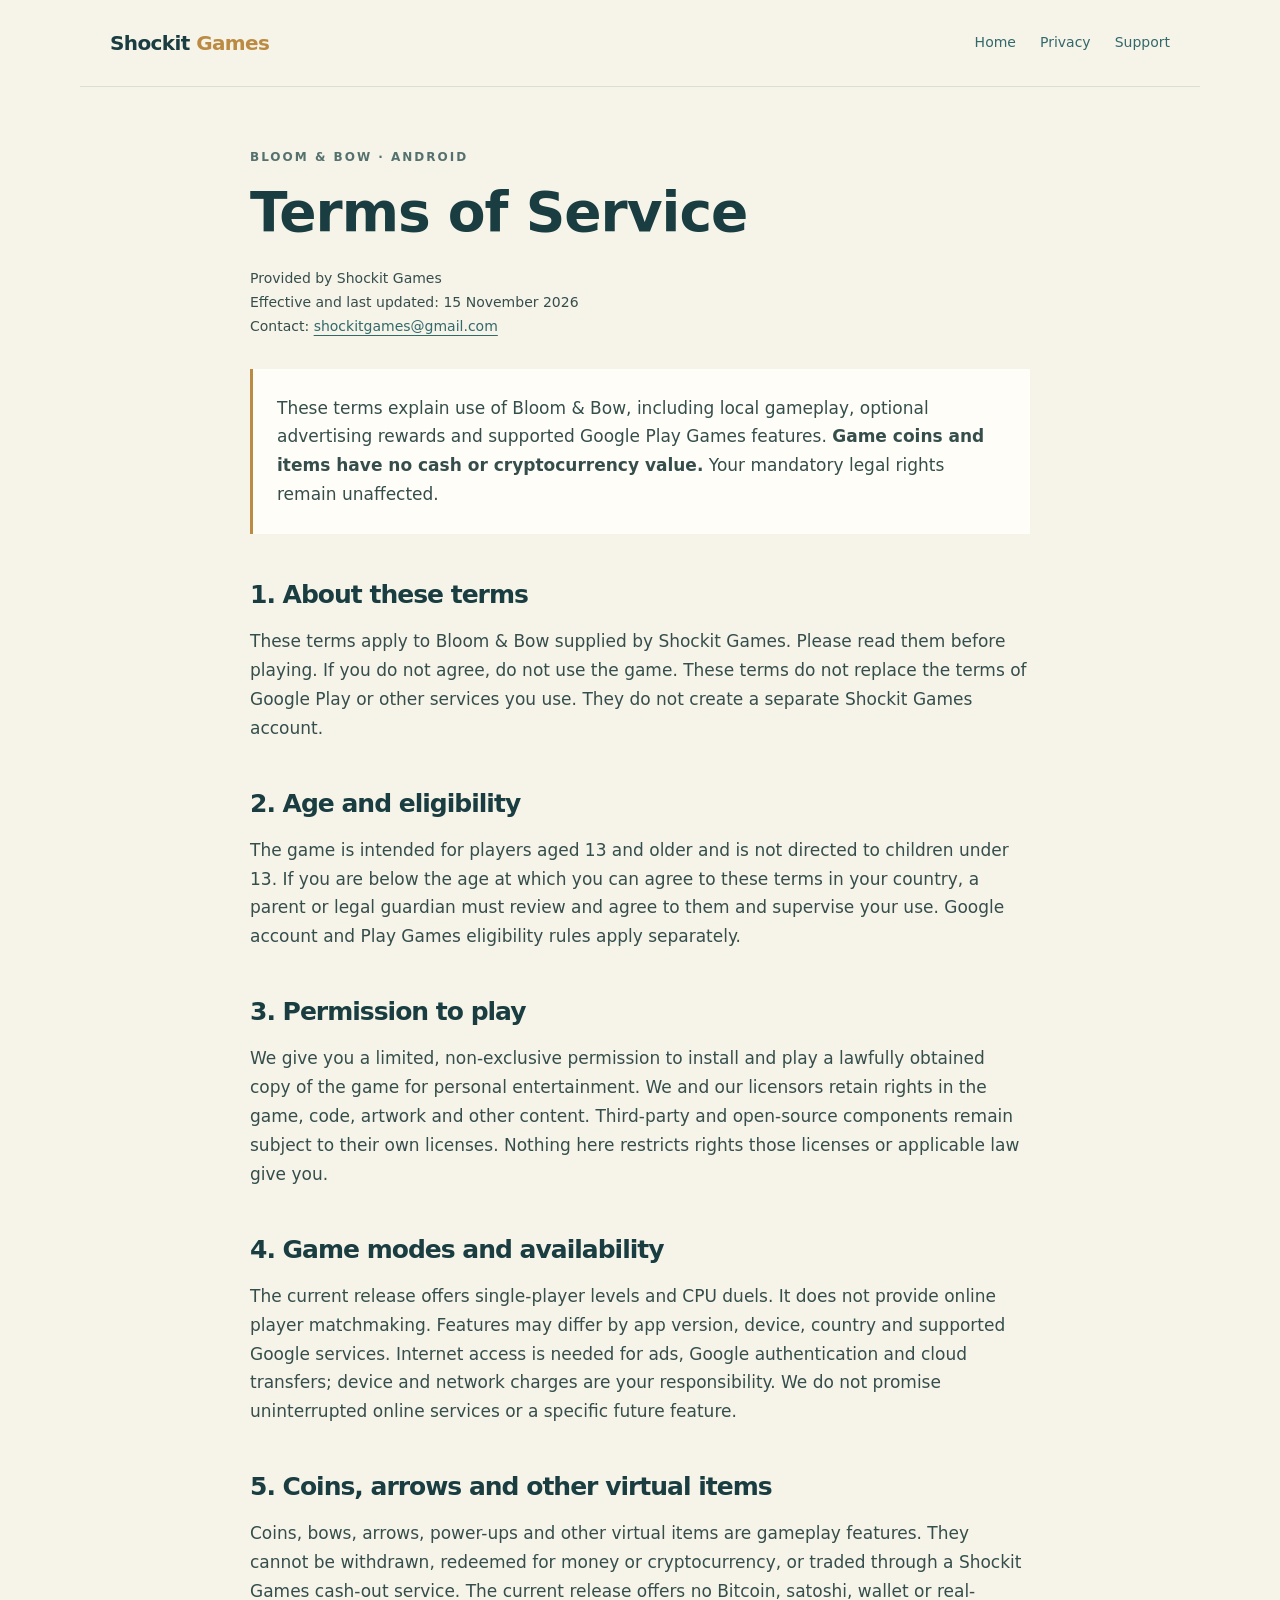
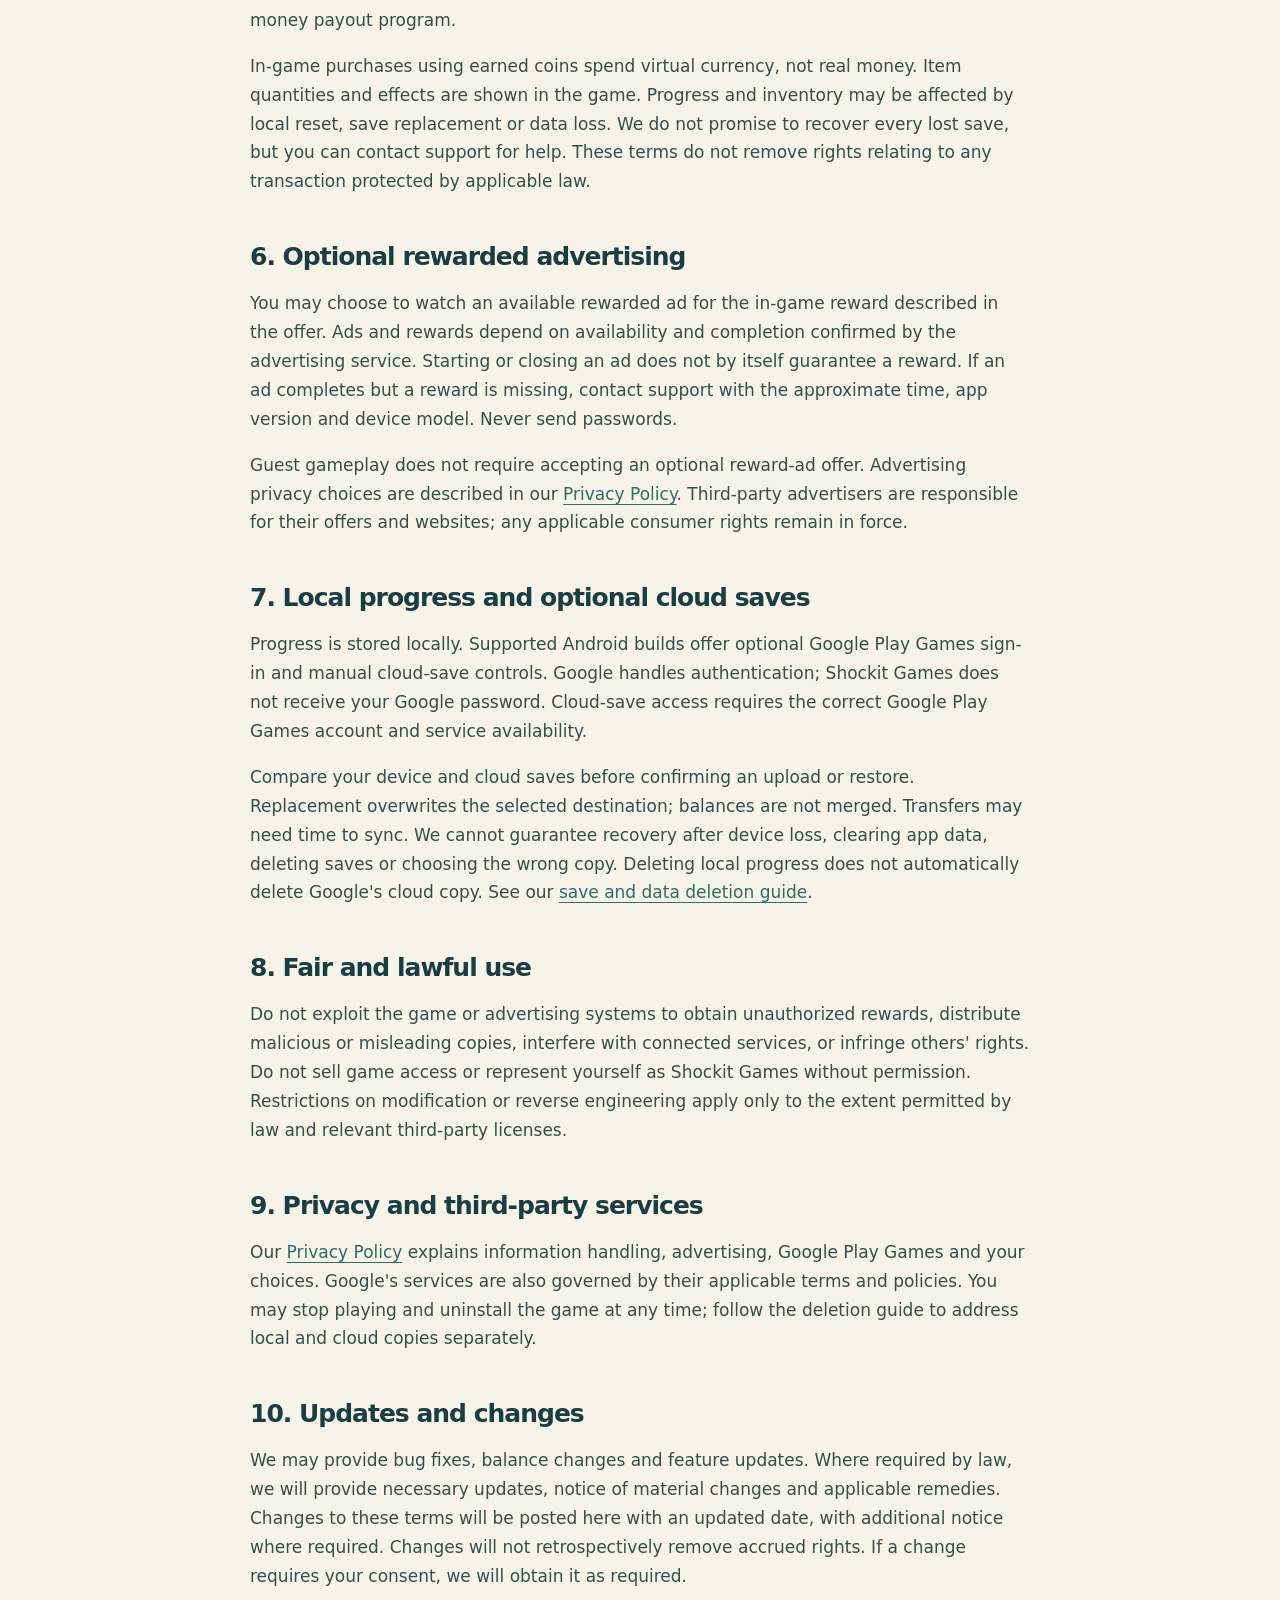
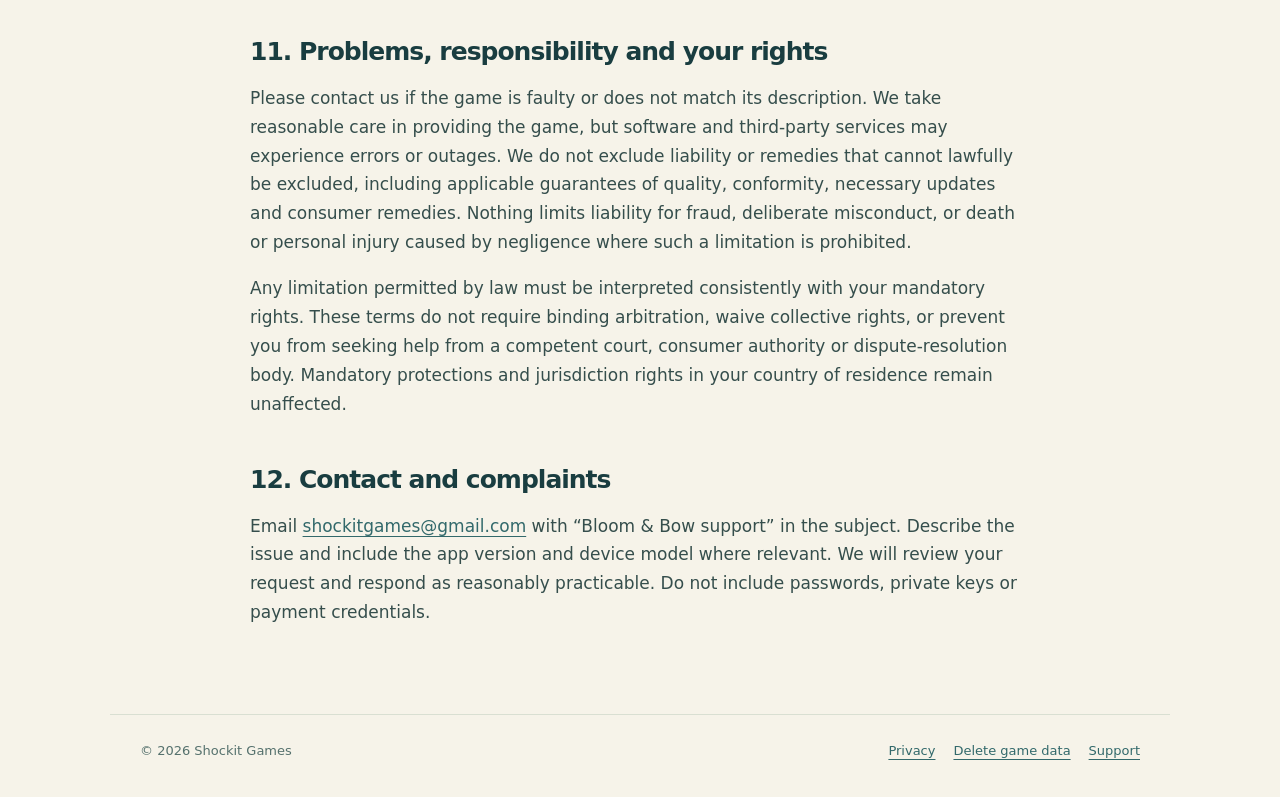
<file: bloom-and-bow-terms.html>
<!doctype html>
<html lang="en"><head><meta charset="utf-8"><meta name="viewport" content="width=device-width,initial-scale=1"><meta name="description" content="Terms of Service for Bloom & Bow by Shockit Games: gameplay, virtual items, optional ads, cloud saves and support."><title>Bloom &amp; Bow Terms of Service — Shockit Games</title><link rel="stylesheet" href="styles.css"></head>
<body><a class="skip" href="#main">Skip to content</a><header><a class="brand" href="index.html">Shockit<span> Games</span></a><nav aria-label="Main navigation"><a href="index.html">Home</a><a href="bloom-and-bow-privacy.html">Privacy</a><a href="support.html">Support</a></nav></header>
<main id="main" class="doc"><div class="eyebrow">Bloom &amp; Bow · Android</div><h1>Terms of Service</h1><p class="meta">Provided by Shockit Games<br>Effective and last updated: 15 November 2026<br>Contact: <a href="mailto:shockitgames@gmail.com">shockitgames@gmail.com</a></p>
<div class="summary"><p>These terms explain use of Bloom &amp; Bow, including local gameplay, optional advertising rewards and supported Google Play Games features. <strong>Game coins and items have no cash or cryptocurrency value.</strong> Your mandatory legal rights remain unaffected.</p></div>
<section><h2>1. About these terms</h2><p>These terms apply to Bloom &amp; Bow supplied by Shockit Games. Please read them before playing. If you do not agree, do not use the game. These terms do not replace the terms of Google Play or other services you use. They do not create a separate Shockit Games account.</p></section>
<section><h2>2. Age and eligibility</h2><p>The game is intended for players aged 13 and older and is not directed to children under 13. If you are below the age at which you can agree to these terms in your country, a parent or legal guardian must review and agree to them and supervise your use. Google account and Play Games eligibility rules apply separately.</p></section>
<section><h2>3. Permission to play</h2><p>We give you a limited, non-exclusive permission to install and play a lawfully obtained copy of the game for personal entertainment. We and our licensors retain rights in the game, code, artwork and other content. Third-party and open-source components remain subject to their own licenses. Nothing here restricts rights those licenses or applicable law give you.</p></section>
<section><h2>4. Game modes and availability</h2><p>The current release offers single-player levels and CPU duels. It does not provide online player matchmaking. Features may differ by app version, device, country and supported Google services. Internet access is needed for ads, Google authentication and cloud transfers; device and network charges are your responsibility. We do not promise uninterrupted online services or a specific future feature.</p></section>
<section><h2>5. Coins, arrows and other virtual items</h2><p>Coins, bows, arrows, power-ups and other virtual items are gameplay features. They cannot be withdrawn, redeemed for money or cryptocurrency, or traded through a Shockit Games cash-out service. The current release offers no Bitcoin, satoshi, wallet or real-money payout program.</p><p>In-game purchases using earned coins spend virtual currency, not real money. Item quantities and effects are shown in the game. Progress and inventory may be affected by local reset, save replacement or data loss. We do not promise to recover every lost save, but you can contact support for help. These terms do not remove rights relating to any transaction protected by applicable law.</p></section>
<section><h2>6. Optional rewarded advertising</h2><p>You may choose to watch an available rewarded ad for the in-game reward described in the offer. Ads and rewards depend on availability and completion confirmed by the advertising service. Starting or closing an ad does not by itself guarantee a reward. If an ad completes but a reward is missing, contact support with the approximate time, app version and device model. Never send passwords.</p><p>Guest gameplay does not require accepting an optional reward-ad offer. Advertising privacy choices are described in our <a href="bloom-and-bow-privacy.html">Privacy Policy</a>. Third-party advertisers are responsible for their offers and websites; any applicable consumer rights remain in force.</p></section>
<section><h2>7. Local progress and optional cloud saves</h2><p>Progress is stored locally. Supported Android builds offer optional Google Play Games sign-in and manual cloud-save controls. Google handles authentication; Shockit Games does not receive your Google password. Cloud-save access requires the correct Google Play Games account and service availability.</p><p>Compare your device and cloud saves before confirming an upload or restore. Replacement overwrites the selected destination; balances are not merged. Transfers may need time to sync. We cannot guarantee recovery after device loss, clearing app data, deleting saves or choosing the wrong copy. Deleting local progress does not automatically delete Google's cloud copy. See our <a href="bloom-and-bow-deletion.html">save and data deletion guide</a>.</p></section>
<section><h2>8. Fair and lawful use</h2><p>Do not exploit the game or advertising systems to obtain unauthorized rewards, distribute malicious or misleading copies, interfere with connected services, or infringe others' rights. Do not sell game access or represent yourself as Shockit Games without permission. Restrictions on modification or reverse engineering apply only to the extent permitted by law and relevant third-party licenses.</p></section>
<section><h2>9. Privacy and third-party services</h2><p>Our <a href="bloom-and-bow-privacy.html">Privacy Policy</a> explains information handling, advertising, Google Play Games and your choices. Google's services are also governed by their applicable terms and policies. You may stop playing and uninstall the game at any time; follow the deletion guide to address local and cloud copies separately.</p></section>
<section><h2>10. Updates and changes</h2><p>We may provide bug fixes, balance changes and feature updates. Where required by law, we will provide necessary updates, notice of material changes and applicable remedies. Changes to these terms will be posted here with an updated date, with additional notice where required. Changes will not retrospectively remove accrued rights. If a change requires your consent, we will obtain it as required.</p></section>
<section><h2>11. Problems, responsibility and your rights</h2><p>Please contact us if the game is faulty or does not match its description. We take reasonable care in providing the game, but software and third-party services may experience errors or outages. We do not exclude liability or remedies that cannot lawfully be excluded, including applicable guarantees of quality, conformity, necessary updates and consumer remedies. Nothing limits liability for fraud, deliberate misconduct, or death or personal injury caused by negligence where such a limitation is prohibited.</p><p>Any limitation permitted by law must be interpreted consistently with your mandatory rights. These terms do not require binding arbitration, waive collective rights, or prevent you from seeking help from a competent court, consumer authority or dispute-resolution body. Mandatory protections and jurisdiction rights in your country of residence remain unaffected.</p></section>
<section><h2>12. Contact and complaints</h2><p>Email <a href="mailto:shockitgames@gmail.com">shockitgames@gmail.com</a> with “Bloom &amp; Bow support” in the subject. Describe the issue and include the app version and device model where relevant. We will review your request and respond as reasonably practicable. Do not include passwords, private keys or payment credentials.</p></section>
</main><footer><span>© 2026 Shockit Games</span><div class="footer-links"><a href="bloom-and-bow-privacy.html">Privacy</a><a href="bloom-and-bow-deletion.html">Delete game data</a><a href="support.html">Support</a></div></footer></body></html>
</file>
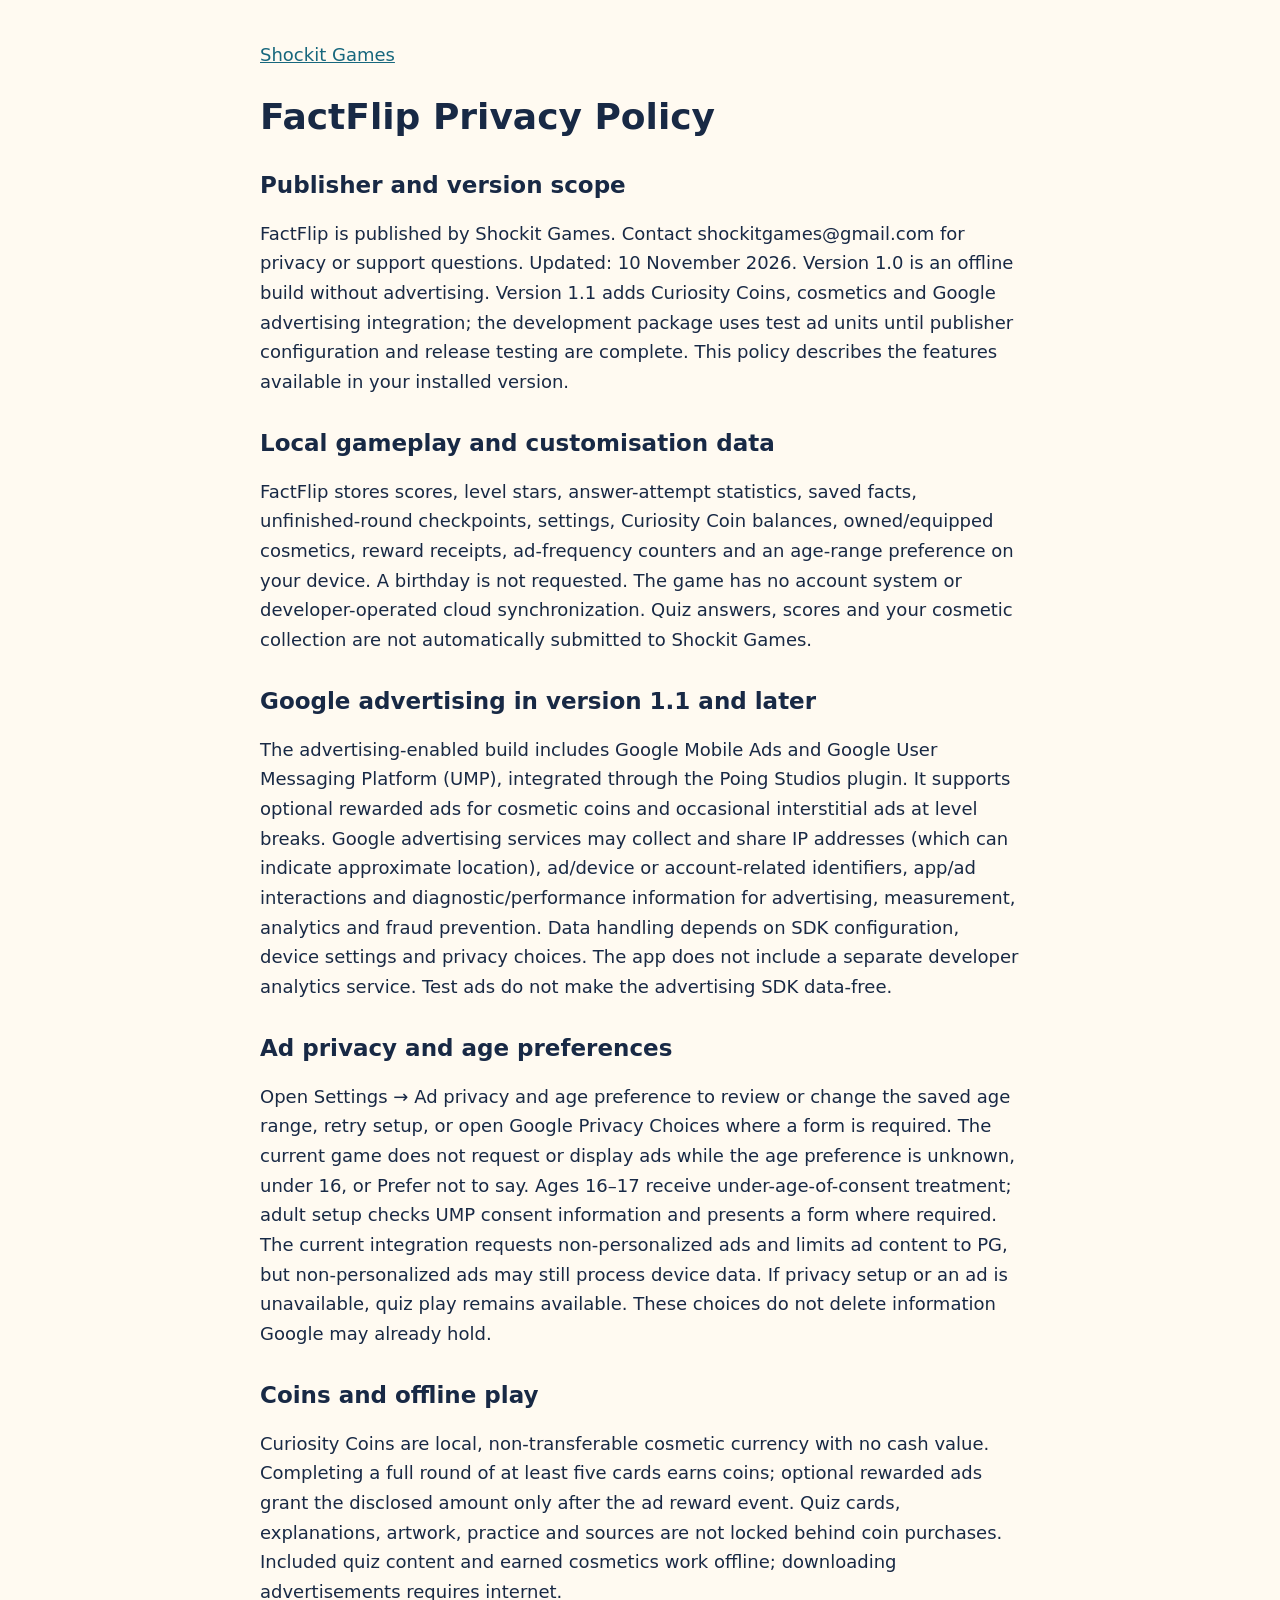
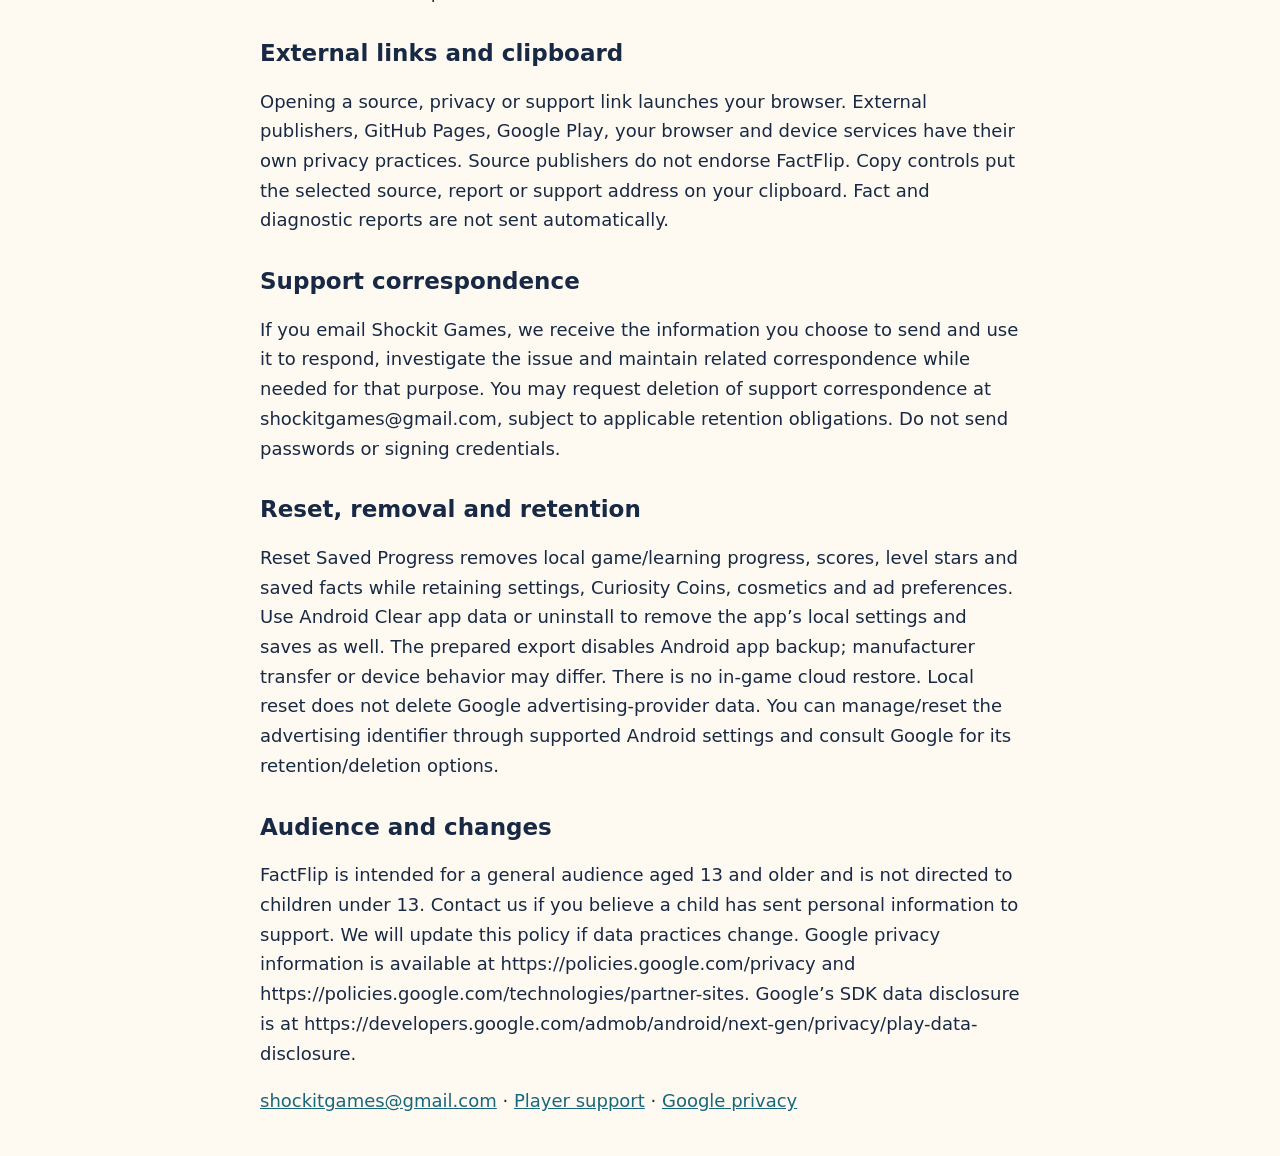
<file: factflip-privacy.html>
<!doctype html><html lang="en"><head><meta charset="utf-8"><meta name="viewport" content="width=device-width,initial-scale=1"><title>FactFlip Privacy Policy — Shockit Games</title><style>body{max-width:760px;margin:40px auto;padding:0 24px;background:#fffaf1;color:#182945;font:18px/1.65 system-ui}h1,h2{line-height:1.25}h2{font-size:23px;margin-top:32px}a{color:#17677d}</style></head><body><header><a href="https://shockitgames.github.io/">Shockit Games</a></header><main><h1>FactFlip Privacy Policy</h1><section><h2>Publisher and version scope</h2><p>FactFlip is published by Shockit Games. Contact shockitgames@gmail.com for privacy or support questions. Updated: 10 November 2026. Version 1.0 is an offline build without advertising. Version 1.1 adds Curiosity Coins, cosmetics and Google advertising integration; the development package uses test ad units until publisher configuration and release testing are complete. This policy describes the features available in your installed version.</p></section><section><h2>Local gameplay and customisation data</h2><p>FactFlip stores scores, level stars, answer-attempt statistics, saved facts, unfinished-round checkpoints, settings, Curiosity Coin balances, owned/equipped cosmetics, reward receipts, ad-frequency counters and an age-range preference on your device. A birthday is not requested. The game has no account system or developer-operated cloud synchronization. Quiz answers, scores and your cosmetic collection are not automatically submitted to Shockit Games.</p></section><section><h2>Google advertising in version 1.1 and later</h2><p>The advertising-enabled build includes Google Mobile Ads and Google User Messaging Platform (UMP), integrated through the Poing Studios plugin. It supports optional rewarded ads for cosmetic coins and occasional interstitial ads at level breaks. Google advertising services may collect and share IP addresses (which can indicate approximate location), ad/device or account-related identifiers, app/ad interactions and diagnostic/performance information for advertising, measurement, analytics and fraud prevention. Data handling depends on SDK configuration, device settings and privacy choices. The app does not include a separate developer analytics service. Test ads do not make the advertising SDK data-free.</p></section><section><h2>Ad privacy and age preferences</h2><p>Open Settings → Ad privacy and age preference to review or change the saved age range, retry setup, or open Google Privacy Choices where a form is required. The current game does not request or display ads while the age preference is unknown, under 16, or Prefer not to say. Ages 16–17 receive under-age-of-consent treatment; adult setup checks UMP consent information and presents a form where required. The current integration requests non-personalized ads and limits ad content to PG, but non-personalized ads may still process device data. If privacy setup or an ad is unavailable, quiz play remains available. These choices do not delete information Google may already hold.</p></section><section><h2>Coins and offline play</h2><p>Curiosity Coins are local, non-transferable cosmetic currency with no cash value. Completing a full round of at least five cards earns coins; optional rewarded ads grant the disclosed amount only after the ad reward event. Quiz cards, explanations, artwork, practice and sources are not locked behind coin purchases. Included quiz content and earned cosmetics work offline; downloading advertisements requires internet.</p></section><section><h2>External links and clipboard</h2><p>Opening a source, privacy or support link launches your browser. External publishers, GitHub Pages, Google Play, your browser and device services have their own privacy practices. Source publishers do not endorse FactFlip. Copy controls put the selected source, report or support address on your clipboard. Fact and diagnostic reports are not sent automatically.</p></section><section><h2>Support correspondence</h2><p>If you email Shockit Games, we receive the information you choose to send and use it to respond, investigate the issue and maintain related correspondence while needed for that purpose. You may request deletion of support correspondence at shockitgames@gmail.com, subject to applicable retention obligations. Do not send passwords or signing credentials.</p></section><section><h2>Reset, removal and retention</h2><p>Reset Saved Progress removes local game/learning progress, scores, level stars and saved facts while retaining settings, Curiosity Coins, cosmetics and ad preferences. Use Android Clear app data or uninstall to remove the app’s local settings and saves as well. The prepared export disables Android app backup; manufacturer transfer or device behavior may differ. There is no in-game cloud restore. Local reset does not delete Google advertising-provider data. You can manage/reset the advertising identifier through supported Android settings and consult Google for its retention/deletion options.</p></section><section><h2>Audience and changes</h2><p>FactFlip is intended for a general audience aged 13 and older and is not directed to children under 13. Contact us if you believe a child has sent personal information to support. We will update this policy if data practices change. Google privacy information is available at https://policies.google.com/privacy and https://policies.google.com/technologies/partner-sites. Google’s SDK data disclosure is at https://developers.google.com/admob/android/next-gen/privacy/play-data-disclosure.</p></section></main><footer><a href="mailto:shockitgames@gmail.com">shockitgames@gmail.com</a> · <a href="support.html">Player support</a> · <a href="https://policies.google.com/privacy">Google privacy</a></footer></body></html>
</file>
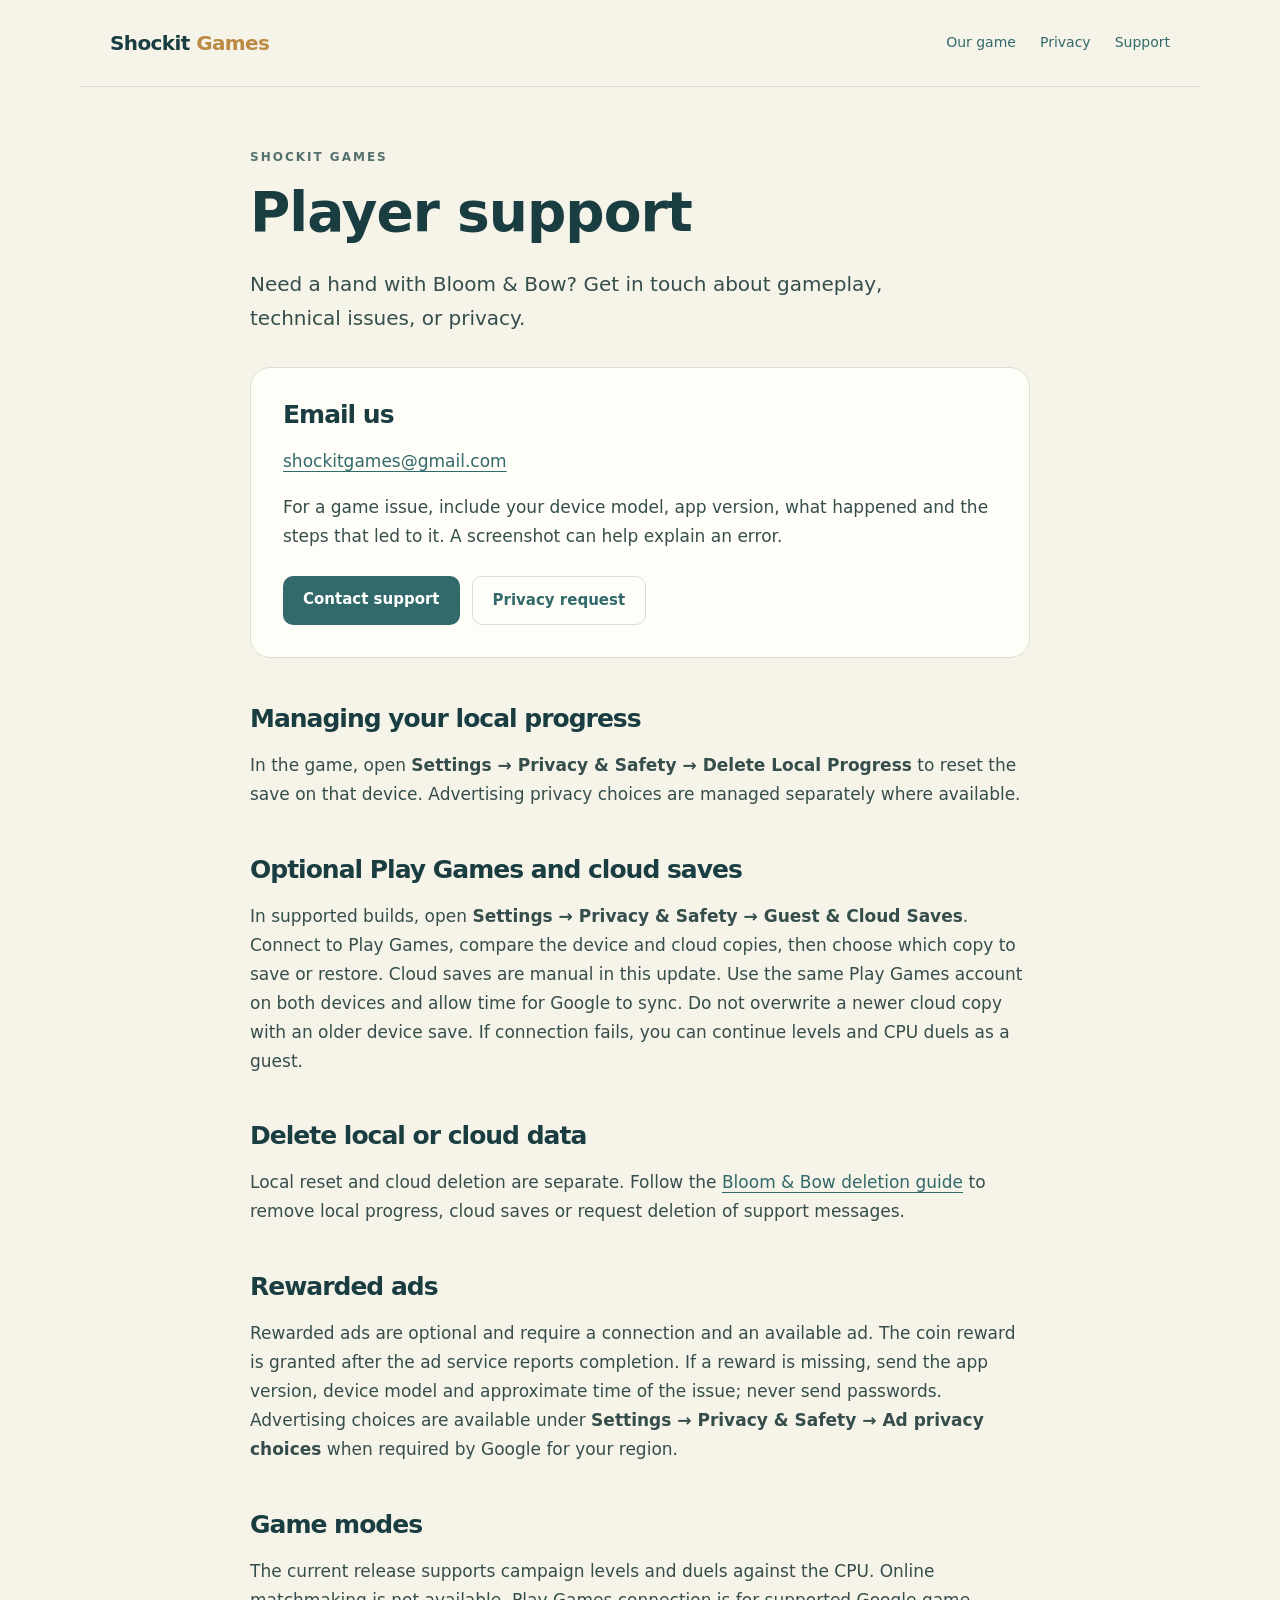
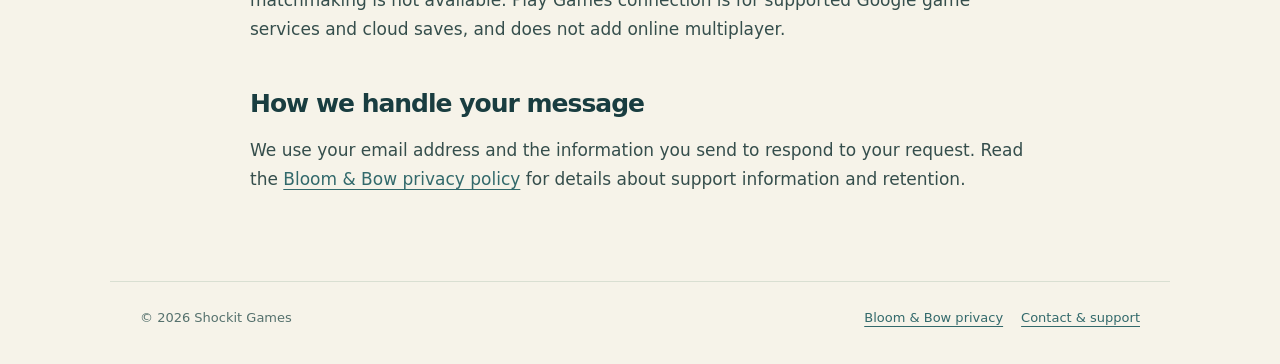
<file: support.html>
<!doctype html>
<html lang="en"><head><meta charset="utf-8"><meta name="viewport" content="width=device-width, initial-scale=1"><meta name="description" content="Contact Shockit Games for Bloom & Bow gameplay, technical help and privacy requests."><meta name="color-scheme" content="light"><title>Support — Shockit Games</title><link rel="stylesheet" href="styles.css"></head>
<body><a class="skip" href="#main">Skip to content</a><header><a class="brand" href="index.html">Shockit<span> Games</span></a><nav aria-label="Main navigation"><a href="index.html#games">Our game</a><a href="bloom-and-bow-privacy.html">Privacy</a><a href="support.html">Support</a></nav></header><main id="main" class="doc"><div class="eyebrow">Shockit Games</div><h1>Player support</h1><p class="lead">Need a hand with Bloom &amp; Bow? Get in touch about gameplay, technical issues, or privacy.</p><section class="support-box"><h2>Email us</h2><p><a class="email" href="mailto:shockitgames@gmail.com">shockitgames@gmail.com</a></p><p>For a game issue, include your device model, app version, what happened and the steps that led to it. A screenshot can help explain an error.</p><div class="actions"><a class="button" href="mailto:shockitgames@gmail.com?subject=Bloom%20%26%20Bow%20support">Contact support</a><a class="button secondary" href="mailto:shockitgames@gmail.com?subject=Bloom%20%26%20Bow%20privacy">Privacy request</a></div></section><h2>Managing your local progress</h2><p>In the game, open <strong>Settings → Privacy &amp; Safety → Delete Local Progress</strong> to reset the save on that device. Advertising privacy choices are managed separately where available.</p><h2>Optional Play Games and cloud saves</h2><p>In supported builds, open <strong>Settings → Privacy &amp; Safety → Guest &amp; Cloud Saves</strong>. Connect to Play Games, compare the device and cloud copies, then choose which copy to save or restore. Cloud saves are manual in this update. Use the same Play Games account on both devices and allow time for Google to sync. Do not overwrite a newer cloud copy with an older device save. If connection fails, you can continue levels and CPU duels as a guest.</p><h2>Delete local or cloud data</h2><p>Local reset and cloud deletion are separate. Follow the <a href="bloom-and-bow-deletion.html">Bloom &amp; Bow deletion guide</a> to remove local progress, cloud saves or request deletion of support messages.</p><h2>Rewarded ads</h2><p>Rewarded ads are optional and require a connection and an available ad. The coin reward is granted after the ad service reports completion. If a reward is missing, send the app version, device model and approximate time of the issue; never send passwords. Advertising choices are available under <strong>Settings → Privacy &amp; Safety → Ad privacy choices</strong> when required by Google for your region.</p><h2>Game modes</h2><p>The current release supports campaign levels and duels against the CPU. Online matchmaking is not available. Play Games connection is for supported Google game services and cloud saves, and does not add online multiplayer.</p><h2>How we handle your message</h2><p>We use your email address and the information you send to respond to your request. Read the <a href="bloom-and-bow-privacy.html">Bloom &amp; Bow privacy policy</a> for details about support information and retention.</p></main><footer><span>© 2026 Shockit Games</span><div class="footer-links"><a href="bloom-and-bow-privacy.html">Bloom &amp; Bow privacy</a><a href="support.html">Contact &amp; support</a></div></footer></body></html>
</file>
<file: styles.css>
@charset "UTF-8";
:root{--ink:#193d40;--muted:#55716d;--paper:#f6f3e9;--white:#fffdf7;--line:#d9dfd2;--accent:#32696b;--gold:#bc8b43}*{box-sizing:border-box}html{scroll-behavior:smooth}body{margin:0;background:var(--paper);color:var(--ink);font:17px/1.7 system-ui,-apple-system,BlinkMacSystemFont,"Segoe UI",sans-serif}a{color:var(--accent);text-underline-offset:4px}a:hover{text-decoration-thickness:2px}a:focus-visible{outline:3px solid var(--gold);outline-offset:5px}header{max-width:1120px;margin:auto;padding:26px 30px;display:flex;justify-content:space-between;align-items:center;gap:22px;border-bottom:1px solid var(--line)}.brand{font-size:20px;font-weight:750;letter-spacing:-.6px;text-decoration:none;color:var(--ink)}.brand span{color:var(--gold)}nav{display:flex;flex-wrap:wrap;gap:24px}nav a{text-decoration:none;font-size:14px}main{max-width:1060px;margin:auto;padding:60px 30px 70px}.eyebrow{color:var(--muted);font-size:12px;font-weight:750;letter-spacing:2px;text-transform:uppercase}h1,h2,h3{line-height:1.16;letter-spacing:-1px}h1{font-size:clamp(38px,6.4vw,76px);margin:14px 0 22px;font-weight:650}h2{font-size:30px;margin:46px 0 18px}h3{font-size:21px}.lead{font-size:20px;color:var(--muted);max-width:640px}.hero{padding:10px 0 48px}.hero-line{height:5px;width:64px;border-radius:5px;background:var(--gold);margin:28px 0}.game{display:grid;grid-template-columns:240px 1fr;gap:45px;align-items:center;padding:38px;background:var(--white);border:1px solid var(--line);border-radius:25px}.game img{width:100%;max-width:240px;height:auto;display:block}.game h2{font-size:38px;margin:12px 0}.pill{display:inline-block;border:1px solid var(--line);border-radius:25px;padding:5px 12px;color:var(--muted);font-size:12px}.actions{display:flex;flex-wrap:wrap;gap:12px;margin-top:25px}.button{display:inline-block;padding:11px 20px;border-radius:10px;background:var(--accent);color:white;text-decoration:none;font-size:15px;font-weight:600}.button.secondary{background:transparent;color:var(--accent);border:1px solid var(--line)}.contact-strip{display:flex;justify-content:space-between;align-items:center;gap:20px;margin-top:50px;padding:25px 0;border-top:1px solid var(--line)}.contact-strip h2{margin:0;font-size:23px}footer{max-width:1060px;margin:auto;padding:25px 30px 35px;color:var(--muted);font-size:13px;border-top:1px solid var(--line);display:flex;flex-wrap:wrap;justify-content:space-between;gap:18px}.footer-links{display:flex;flex-wrap:wrap;gap:18px}.doc{max-width:840px}.doc h1{font-size:clamp(36px,5vw,55px)}.doc h2{font-size:25px;scroll-margin-top:25px}.doc p,.doc li{color:#354e4c}.meta{font-size:14px;color:var(--muted)}.summary{border-left:3px solid var(--gold);background:var(--white);padding:20px 24px;margin:30px 0}.summary p{margin:5px 0}.toc{display:flex;flex-wrap:wrap;gap:8px 18px;font-size:14px;margin:27px 0 38px}.table-wrap{overflow-x:auto}table{width:100%;border-collapse:collapse;font-size:15px}th,td{text-align:left;vertical-align:top;padding:15px 12px;border-bottom:1px solid var(--line)}th{background:#e8eddf}.email{overflow-wrap:anywhere}.support-box{background:var(--white);border:1px solid var(--line);padding:32px;border-radius:20px;margin:32px 0}.support-box h2{margin-top:0}.skip{position:absolute;top:-80px;left:12px;background:var(--white);padding:10px;z-index:5}.skip:focus{top:10px}@media(max-width:650px){header{padding:20px;align-items:flex-start;flex-direction:column;gap:12px}nav{gap:18px}main{padding:35px 20px 50px}.game{grid-template-columns:1fr;gap:22px;padding:25px}.game img{max-width:150px}.game h2{font-size:32px}.contact-strip{align-items:flex-start;flex-direction:column}.lead{font-size:18px}footer{padding:22px 20px 30px}.support-box{padding:23px}table{min-width:520px}}@media(prefers-reduced-motion:reduce){html{scroll-behavior:auto}}@media print{header,footer,.toc,.skip{display:none}body{background:white;font-size:12pt}.doc{max-width:none}main{padding:0}h2{break-after:avoid}.summary{border:1px solid #aaa}a{color:black}}
</file>
